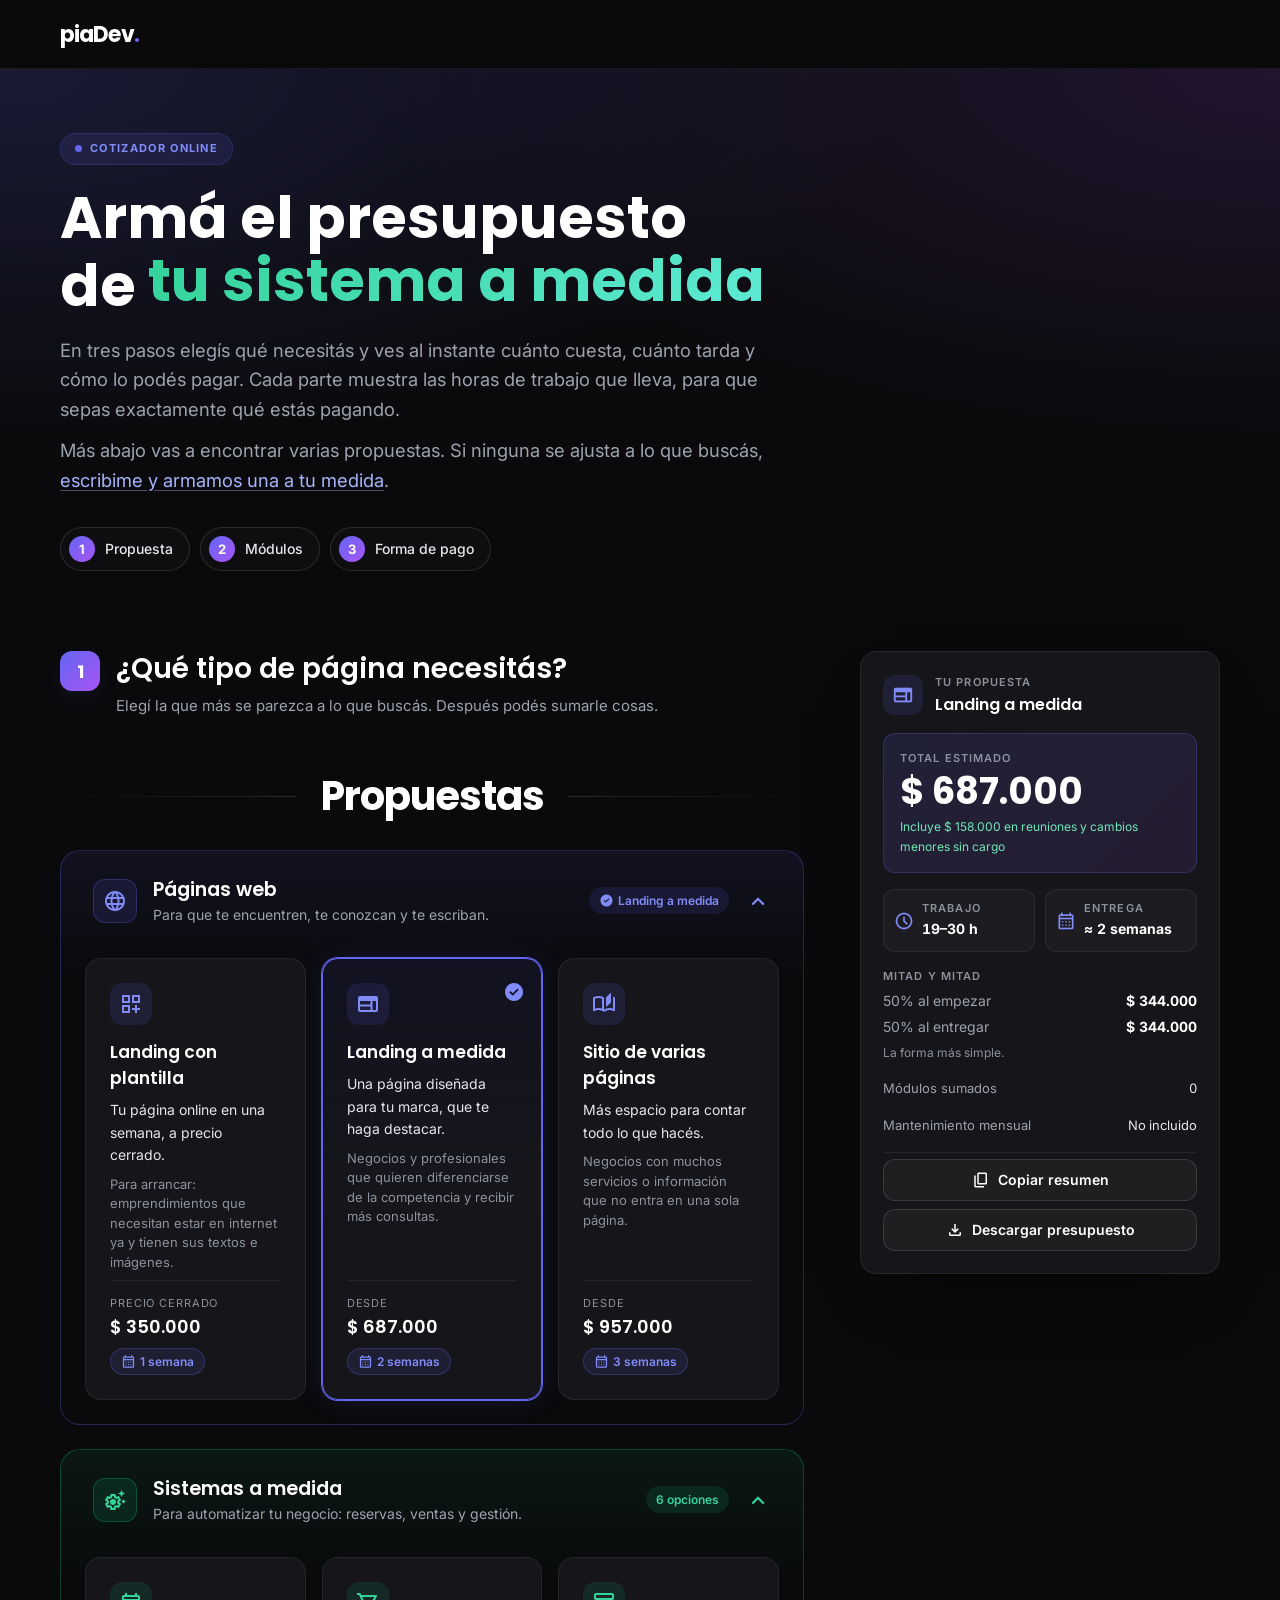
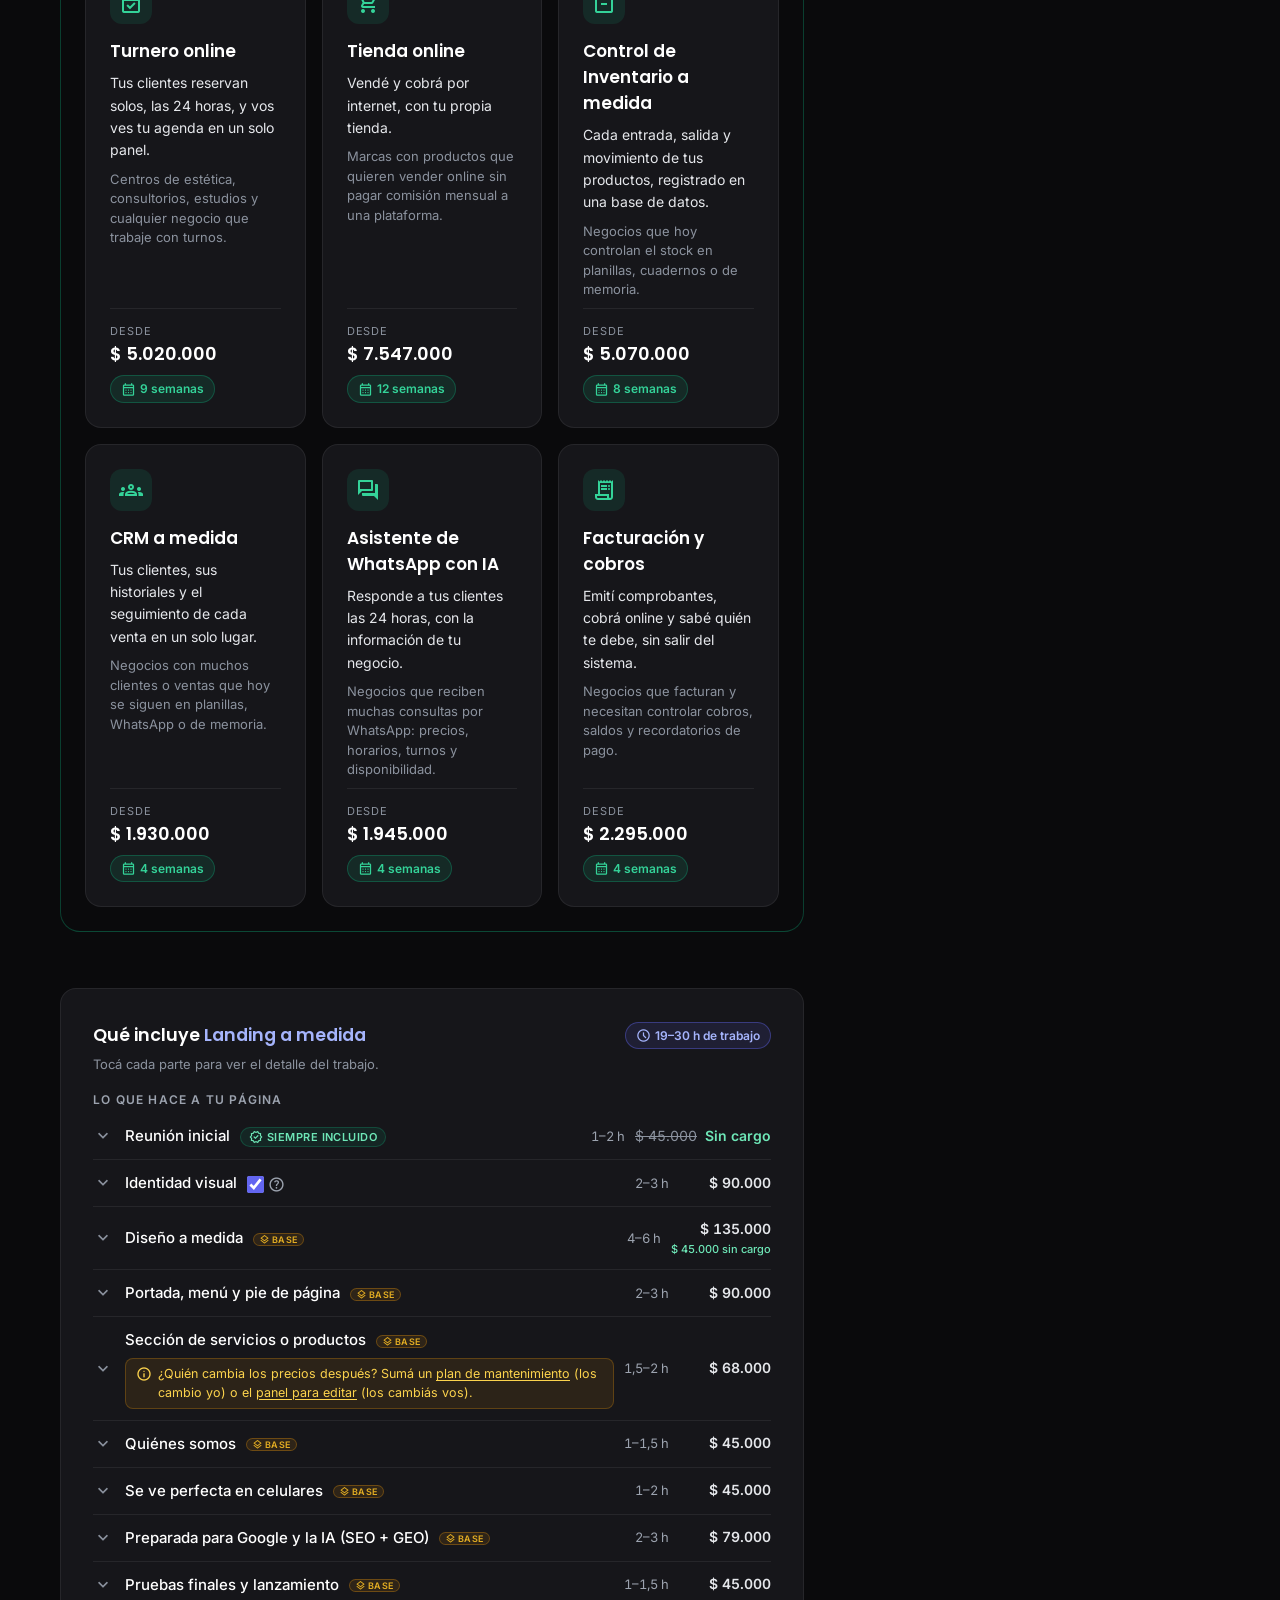
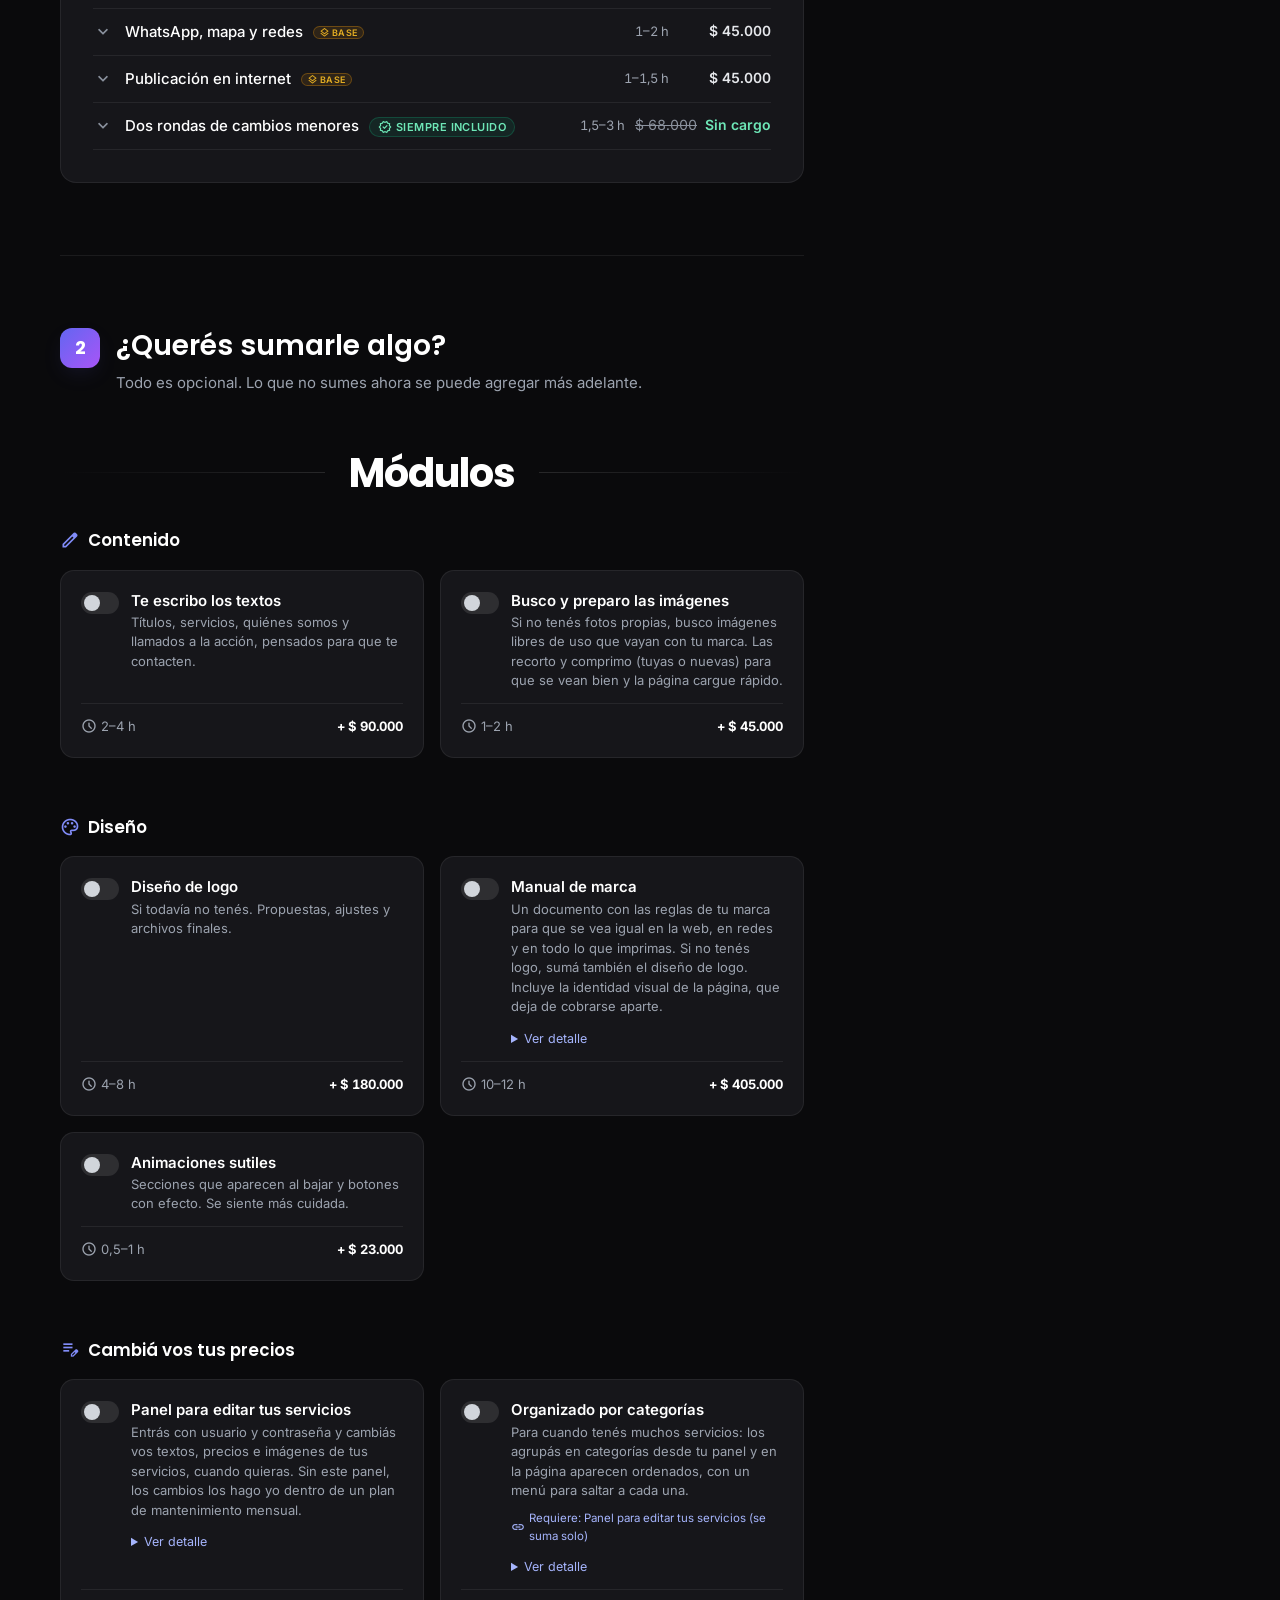
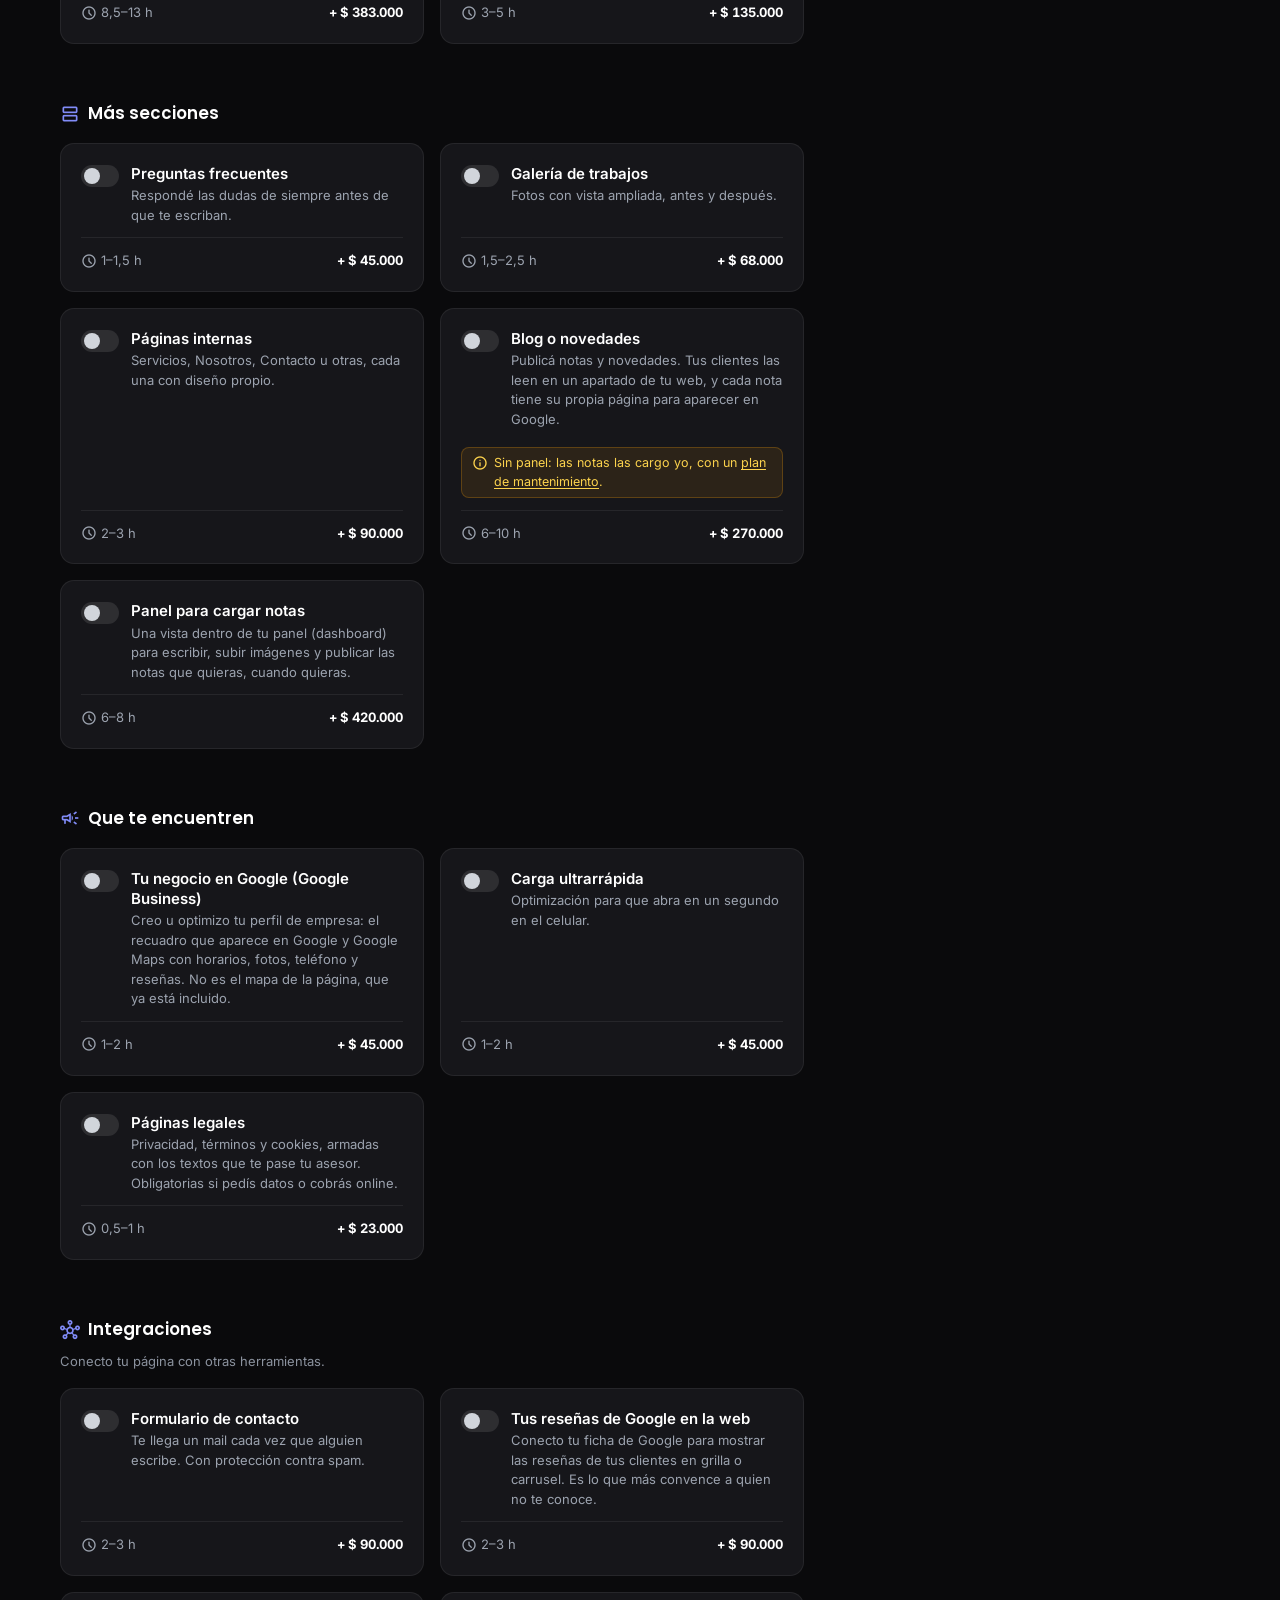
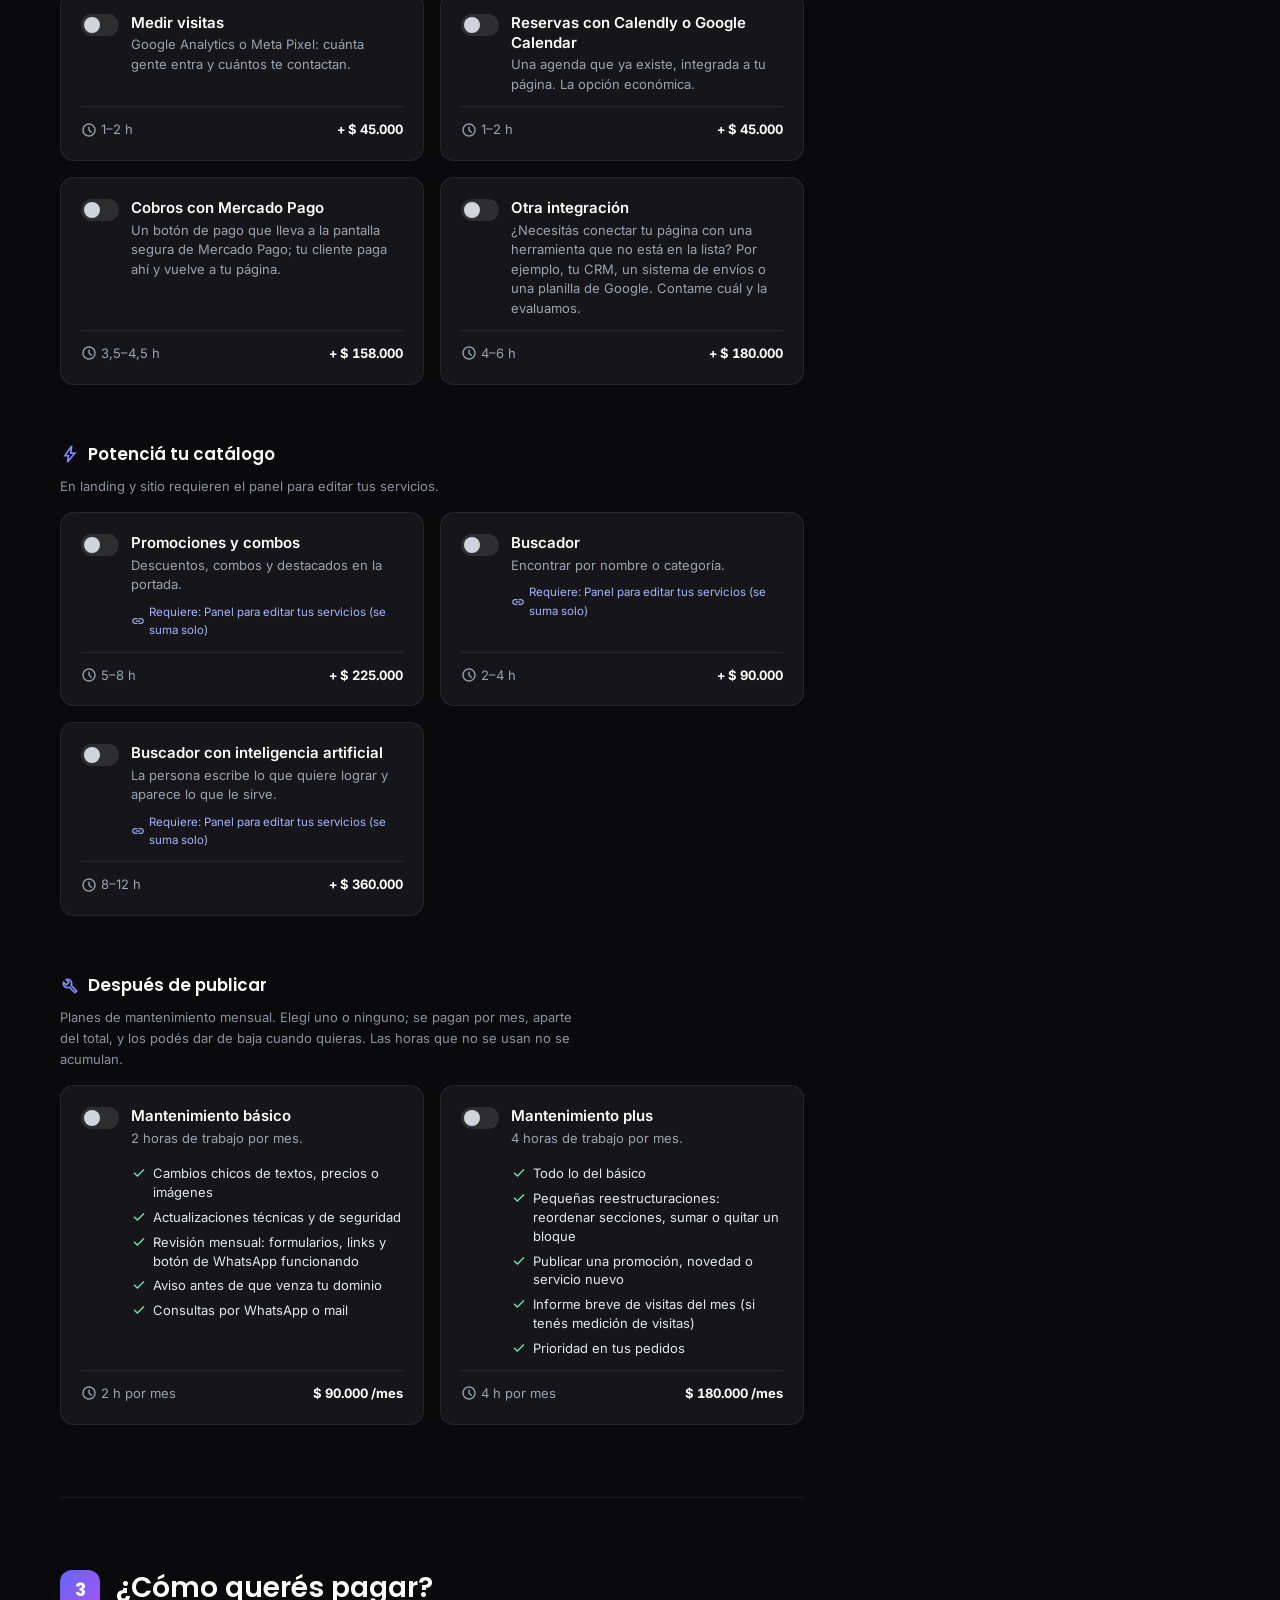
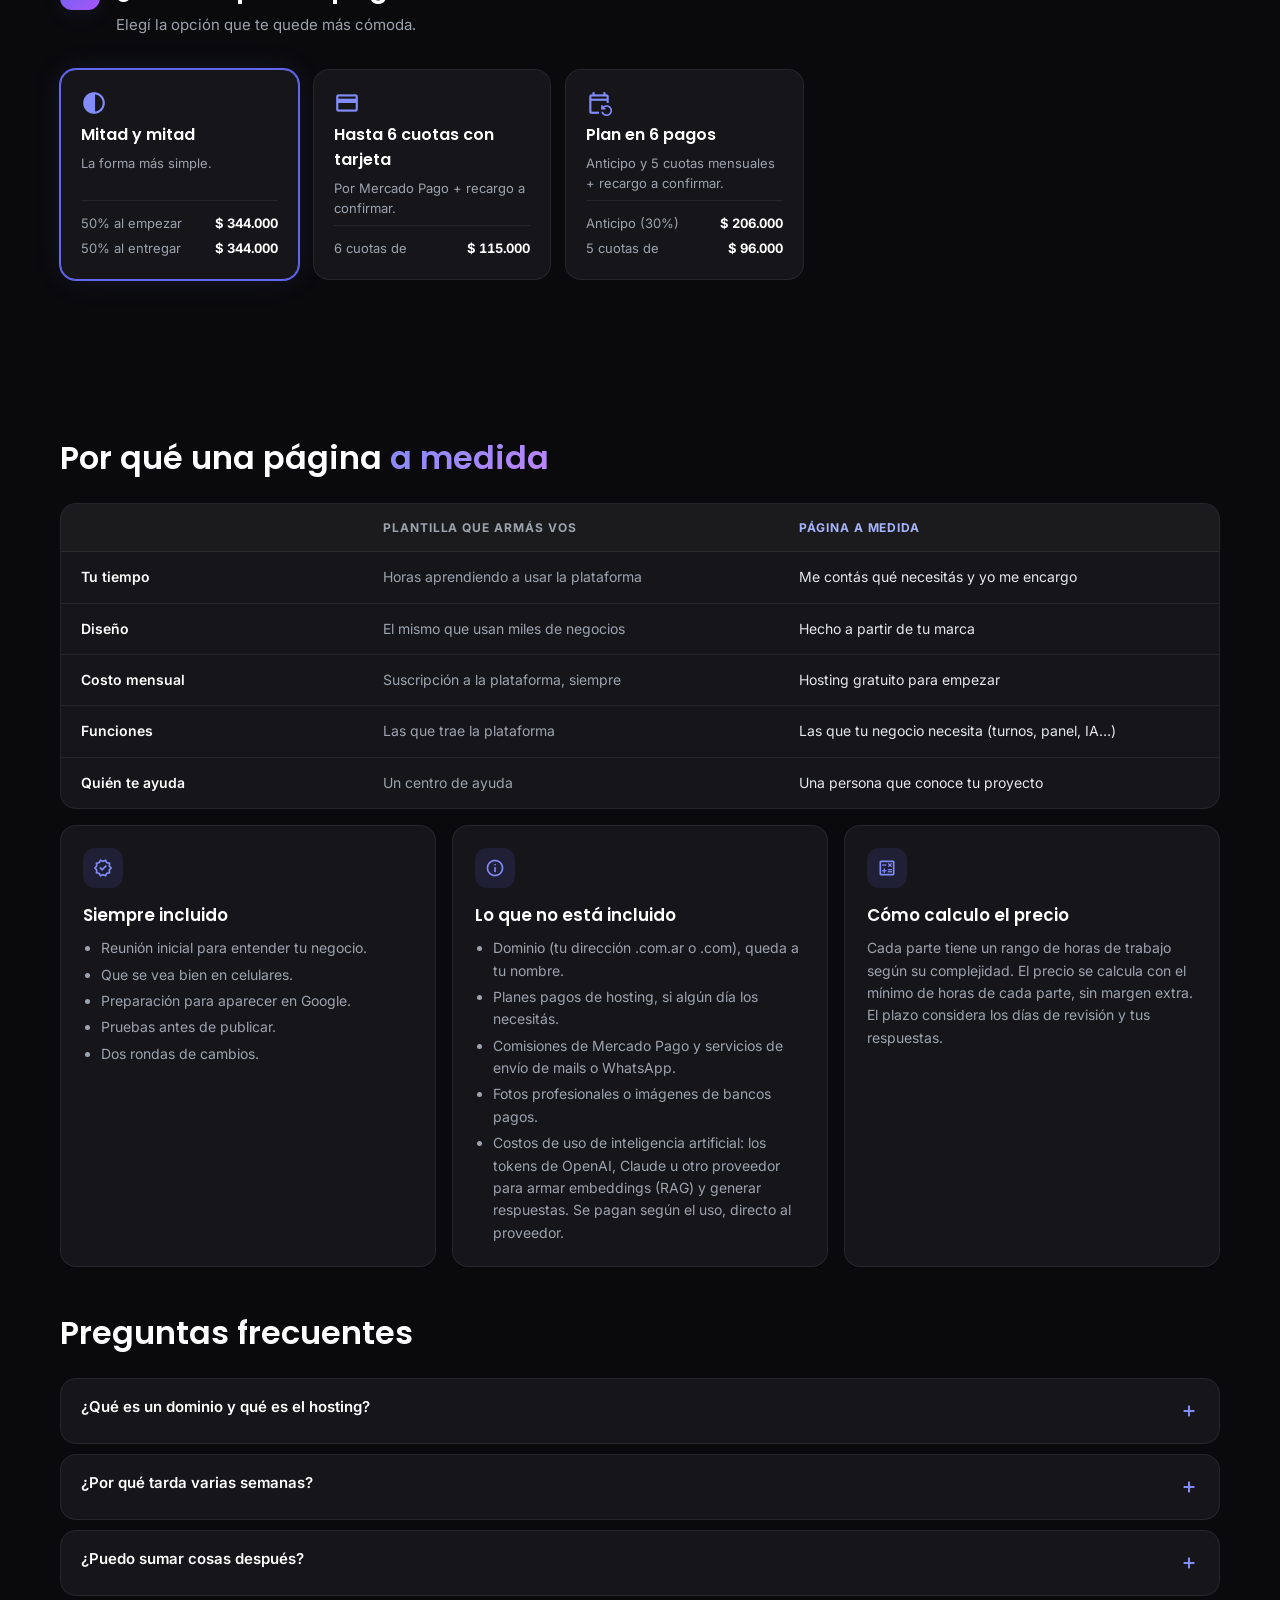
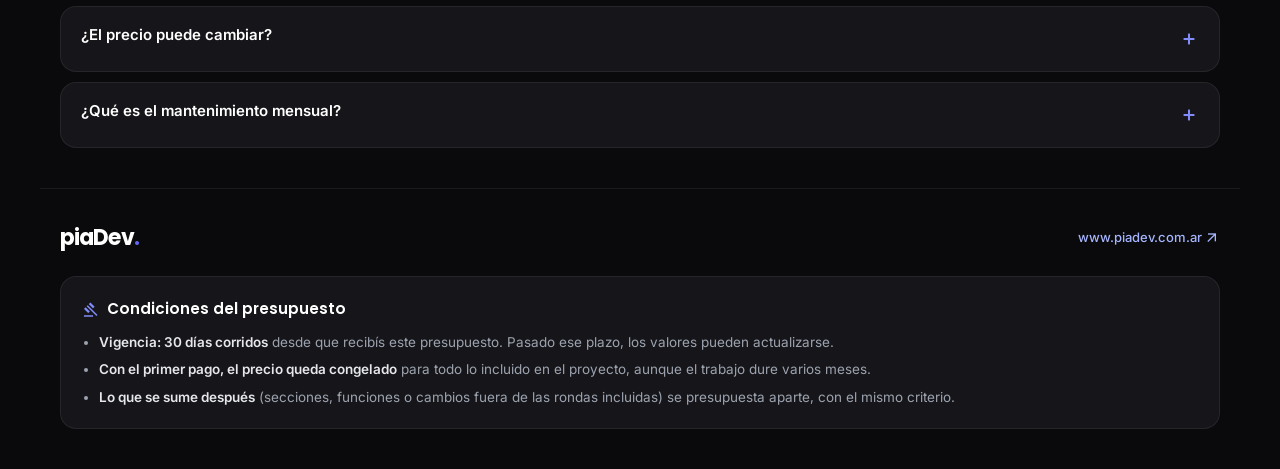
<file: index.html>
<!doctype html>
<html lang="es">
<head>
  <meta charset="utf-8">
  <meta name="viewport" content="width=device-width, initial-scale=1">
  <title>Cotizá tu digitalización · piaDev.</title>
  <meta name="description" content="Elegí qué tipo de página necesitás, sumá lo que quieras y mirá el precio, el plazo y las formas de pago al instante.">
  <meta name="theme-color" content="#0a0a0c">
  <link rel="preconnect" href="https://fonts.googleapis.com">
  <link rel="preconnect" href="https://fonts.gstatic.com" crossorigin>
  <link rel="stylesheet" href="https://fonts.googleapis.com/css2?family=Inter:wght@400;500;600&family=Poppins:wght@500;600;700&display=swap">
  <link rel="stylesheet" href="https://fonts.googleapis.com/css2?family=Material+Symbols+Outlined:opsz,wght,FILL@20..24,400,0..1&display=block">
  <link rel="icon" href="favicon.svg" type="image/svg+xml">
  <meta property="og:type" content="website">
  <meta property="og:site_name" content="piaDev.">
  <meta property="og:title" content="Cotizá tu digitalización · piaDev.">
  <meta property="og:description" content="Armá tu presupuesto web o de sistema en minutos.">
  <meta property="og:url" content="https://piaachigar.github.io/cotizador/">
  <meta property="og:image" content="https://piaachigar.github.io/cotizador/og-image.png">
  <meta property="og:image:width" content="1200">
  <meta property="og:image:height" content="630">
  <meta name="twitter:card" content="summary_large_image">
  <meta name="twitter:title" content="Cotizá tu digitalización · piaDev.">
  <meta name="twitter:description" content="Armá tu presupuesto web o de sistema en minutos.">
  <meta name="twitter:image" content="https://piaachigar.github.io/cotizador/og-image.png">
  <link rel="stylesheet" href="css/styles.css">
</head>
<body>
  <nav class="nav">
    <div class="nav-in">
      <a class="logo" id="brandLink" href="https://www.piadev.com.ar" target="_blank" rel="noopener"><span id="brand">piaDev</span><span class="dot">.</span></a>
      <a class="btn btn-ghost" id="navWa" href="#" target="_blank" rel="noopener" hidden>
        <span class="ms">chat</span> Consultame
      </a>
    </div>
  </nav>

  <header class="hero">
    <div class="hero-mesh" aria-hidden="true"></div>
    <div class="wrap">
      <span class="badge"><span class="pulse"></span>Cotizador online</span>
      <h1 id="title" aria-label="Armá el presupuesto de tu página web o tu sistema a medida">Armá el presupuesto de <span class="rot" aria-hidden="true"><span class="rot-a grad is-on">tu página web</span><span class="rot-b grad-green">tu sistema a medida</span></span></h1>
      <p class="lede">En tres pasos elegís qué necesitás y ves al instante cuánto cuesta, cuánto tarda y cómo lo podés pagar. Cada parte muestra las horas de trabajo que lleva, para que sepas exactamente qué estás pagando.</p>
      <p class="lede lede-2">Más abajo vas a encontrar varias propuestas. Si ninguna se ajusta a lo que buscás, <a id="ledeContact" href="#" target="_blank" rel="noopener">escribime y armamos una a tu medida</a>.</p>
      <ol class="steps-nav">
        <li><a href="#paso1"><b>1</b> Propuesta</a></li>
        <li><a href="#paso2"><b>2</b> Módulos</a></li>
        <li><a href="#paso3"><b>3</b> Forma de pago</a></li>
      </ol>
    </div>
  </header>

  <main class="wrap layout">
    <div class="flow">
      <section id="paso1" class="step">
        <div class="step-head">
          <span class="step-n">1</span>
          <div>
            <h2>¿Qué tipo de página necesitás?</h2>
            <p>Elegí la que más se parezca a lo que buscás. Después podés sumarle cosas.</p>
          </div>
        </div>
        <div class="block-title"><h3 id="propuestasTitle">Propuestas</h3></div>
        <div class="pkgs" id="pkgs" role="radiogroup" aria-labelledby="propuestasTitle"></div>

        <div class="card incl" id="inclCard">
          <div class="incl-head">
            <h3>Qué incluye <span id="inclName"></span></h3>
            <span class="pill" id="inclHours"></span>
          </div>
          <p class="hint">Tocá cada parte para ver el detalle del trabajo.</p>
          <div id="incl"></div>
        </div>
      </section>

      <section id="paso2" class="step">
        <div class="step-head">
          <span class="step-n">2</span>
          <div>
            <h2>¿Querés sumarle algo?</h2>
            <p>Todo es opcional. Lo que no sumes ahora se puede agregar más adelante.</p>
          </div>
        </div>
        <div class="block-title"><h3>Módulos</h3></div>
        <div id="extras"></div>
      </section>

      <section id="paso3" class="step">
        <div class="step-head">
          <span class="step-n">3</span>
          <div>
            <h2>¿Cómo querés pagar?</h2>
            <p>Elegí la opción que te quede más cómoda.</p>
          </div>
        </div>
        <div class="pays" id="pays" role="radiogroup" aria-label="Forma de pago"></div>
      </section>
    </div>

    <aside class="summary card" id="resumen" aria-label="Resumen del presupuesto">
      <div class="sum-pkg"><span class="ms" id="sIcon">web</span><div><small>Tu propuesta</small><b id="sPkg"></b></div></div>
      <div class="sum-total">
        <small>Total estimado</small>
        <div class="total" id="sTotal">$0</div>
        <div class="bonif" id="sBonif"></div>
      </div>
      <div class="sum-facts">
        <div><span class="ms">schedule</span><div><small>Trabajo</small><b id="sHours"></b></div></div>
        <div><span class="ms">calendar_month</span><div><small>Entrega</small><b id="sWeeks"></b></div></div>
      </div>
      <div class="sum-pay" id="sPay"></div>
      <div class="sum-line"><span>Módulos sumados</span><span id="sExtras">0</span></div>
      <div class="sum-line"><span>Mantenimiento mensual</span><span id="sMaint"></span></div>
      <div class="actions">
        <button class="btn btn-primary" id="waBtn" type="button" hidden><span class="ms">send</span> Enviar por WhatsApp</button>
        <button class="btn btn-ghost" id="copyBtn" type="button"><span class="ms">content_copy</span> Copiar resumen</button>
        <a class="btn btn-ghost" id="pdfLink" href="presupuesto.html" target="_blank" rel="noopener"><span class="ms">download</span> Descargar presupuesto</a>
        <button class="btn btn-ghost" id="linkBtn" type="button" hidden><span class="ms">link</span> Copiar link para el cliente</button>
      </div>
      <div class="admin" id="admin" hidden>
        <label for="clientName">Nombre del cliente (para el link)</label>
        <input id="clientName" type="text" placeholder="Ej: Estética Luna">
      </div>
      <div class="copied" id="copyMsg" role="status"></div>
      <textarea id="copyFallback" hidden readonly aria-label="Texto para copiar"></textarea>
    </aside>
  </main>

  <section class="wrap info">
    <h2 class="section-title">Por qué una página <span class="grad">a medida</span></h2>
    <div class="compare card">
      <div class="cmp-row cmp-head"><span></span><span>Plantilla que armás vos</span><span>Página a medida</span></div>
      <div class="cmp-row"><span>Tu tiempo</span><span>Horas aprendiendo a usar la plataforma</span><span>Me contás qué necesitás y yo me encargo</span></div>
      <div class="cmp-row"><span>Diseño</span><span>El mismo que usan miles de negocios</span><span>Hecho a partir de tu marca</span></div>
      <div class="cmp-row"><span>Costo mensual</span><span>Suscripción a la plataforma, siempre</span><span>Hosting gratuito para empezar</span></div>
      <div class="cmp-row"><span>Funciones</span><span>Las que trae la plataforma</span><span>Las que tu negocio necesita (turnos, panel, IA…)</span></div>
      <div class="cmp-row"><span>Quién te ayuda</span><span>Un centro de ayuda</span><span>Una persona que conoce tu proyecto</span></div>
    </div>

    <div class="info-grid">
      <div class="card">
        <span class="ms ic">verified</span>
        <h3>Siempre incluido</h3>
        <ul>
          <li>Reunión inicial para entender tu negocio.</li>
          <li>Que se vea bien en celulares.</li>
          <li>Preparación para aparecer en Google.</li>
          <li>Pruebas antes de publicar.</li>
          <li>Dos rondas de cambios.</li>
        </ul>
      </div>
      <div class="card">
        <span class="ms ic">info</span>
        <h3>Lo que no está incluido</h3>
        <ul>
          <li>Dominio (tu dirección .com.ar o .com), queda a tu nombre.</li>
          <li>Planes pagos de hosting, si algún día los necesitás.</li>
          <li>Comisiones de Mercado Pago y servicios de envío de mails o WhatsApp.</li>
          <li>Fotos profesionales o imágenes de bancos pagos.</li>
          <li>Costos de uso de inteligencia artificial: los tokens de OpenAI, Claude u otro proveedor para armar embeddings (RAG) y generar respuestas. Se pagan según el uso, directo al proveedor.</li>
        </ul>
      </div>
      <div class="card">
        <span class="ms ic">calculate</span>
        <h3>Cómo calculo el precio</h3>
        <p>Cada parte tiene un rango de horas de trabajo según su complejidad. El precio se calcula con el mínimo de horas de cada parte, sin margen extra. El plazo considera los días de revisión y tus respuestas.</p>
      </div>
    </div>

    <h2 class="section-title">Preguntas frecuentes</h2>
    <div class="faq">
      <details class="card"><summary>¿Qué es un dominio y qué es el hosting?</summary><p>El dominio es la dirección de tu página (por ejemplo, tunegocio.com.ar). El hosting es la computadora donde vive la página para que esté online todo el tiempo. El dominio se paga una vez por año y queda a tu nombre; para el hosting uso servicios con planes gratuitos que alcanzan para empezar.</p></details>
      <details class="card"><summary>¿Por qué tarda varias semanas?</summary><p>Además de programar, hay que diseñar, esperar tus comentarios, hacer los cambios y probar todo. El plazo que ves contempla esas idas y vueltas.</p></details>
      <details class="card"><summary>¿Puedo sumar cosas después?</summary><p>Sí. Podés empezar con lo básico y agregar extras cuando tu negocio lo necesite. Se presupuestan con el mismo criterio.</p></details>
      <details class="card"><summary>¿El precio puede cambiar?</summary><p>Es una estimación: después de la reunión inicial te confirmo el presupuesto final por escrito, antes de empezar. Los valores se mantienen durante 30 días corridos desde que recibís el presupuesto, y con el primer pago el precio queda congelado.</p></details>
      <details class="card"><summary>¿Qué es el mantenimiento mensual?</summary><p>Es opcional: actualizaciones, cambios chicos de contenido y revisar que todo siga funcionando bien.</p></details>
    </div>
  </section>

  <footer class="foot wrap">
    <div class="foot-top">
      <a class="logo" id="brandLink2" href="https://www.piadev.com.ar" target="_blank" rel="noopener"><span id="brand2">piaDev</span><span class="dot">.</span></a>
      <a class="foot-link" id="portfolioLink" href="https://www.piadev.com.ar" target="_blank" rel="noopener">www.piadev.com.ar <span class="ms">arrow_outward</span></a>
    </div>
    <div class="terms">
      <h3><span class="ms">gavel</span> Condiciones del presupuesto</h3>
      <ul>
        <li><b>Vigencia: <span id="vigDias">30</span> días corridos</b> desde que recibís este presupuesto. Pasado ese plazo, los valores pueden actualizarse.</li>
        <li><b>Con el primer pago, el precio queda congelado</b> para todo lo incluido en el proyecto, aunque el trabajo dure varios meses.</li>
        <li><b>Lo que se sume después</b> (secciones, funciones o cambios fuera de las rondas incluidas) se presupuesta aparte, con el mismo criterio.</li>
      </ul>
    </div>
  </footer>

  <div class="mbar" id="mbar">
    <div><small id="mPkg"></small><b id="mTotal">$0</b><small id="mWeeks"></small></div>
    <a class="btn btn-primary" href="#resumen">Ver resumen</a>
  </div>

  <script src="js/servicios.js"></script>
  <script src="js/calc.js"></script>
  <script src="js/app.js"></script>
</body>
</html>
</file>
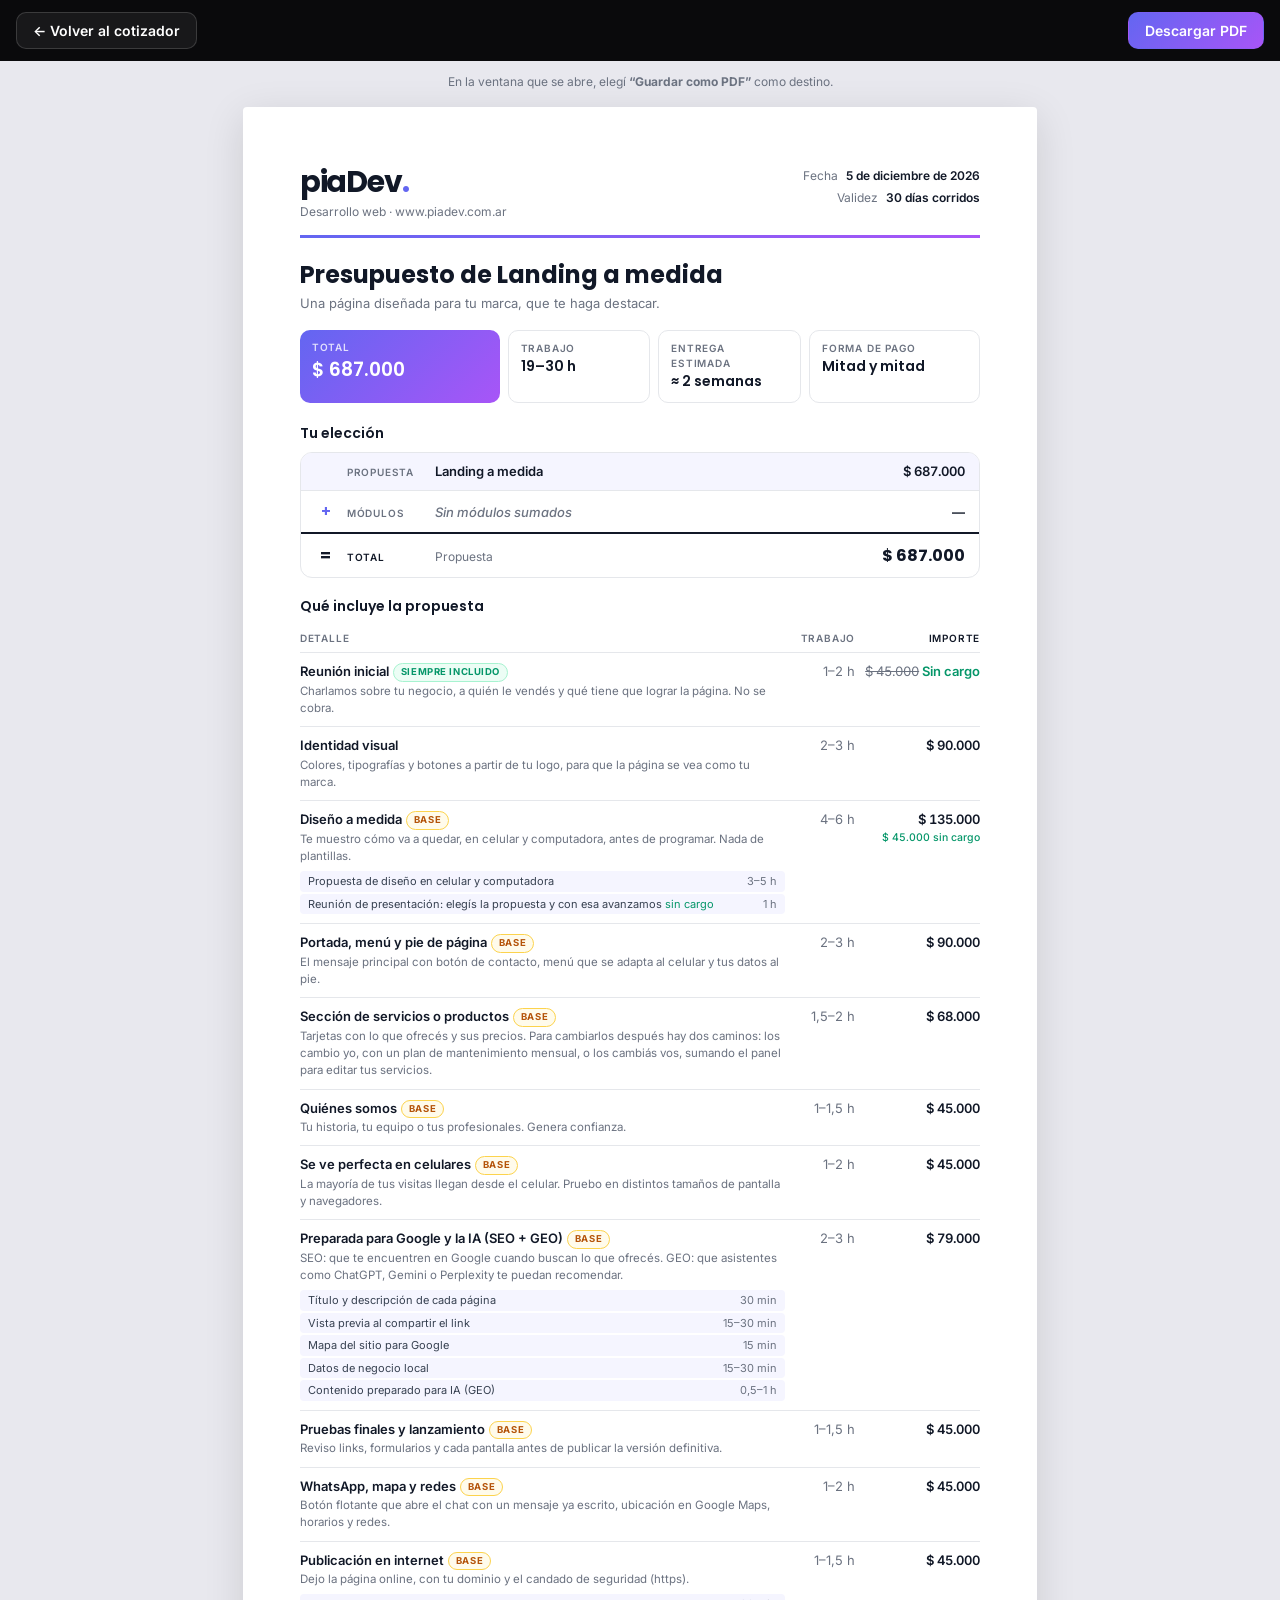
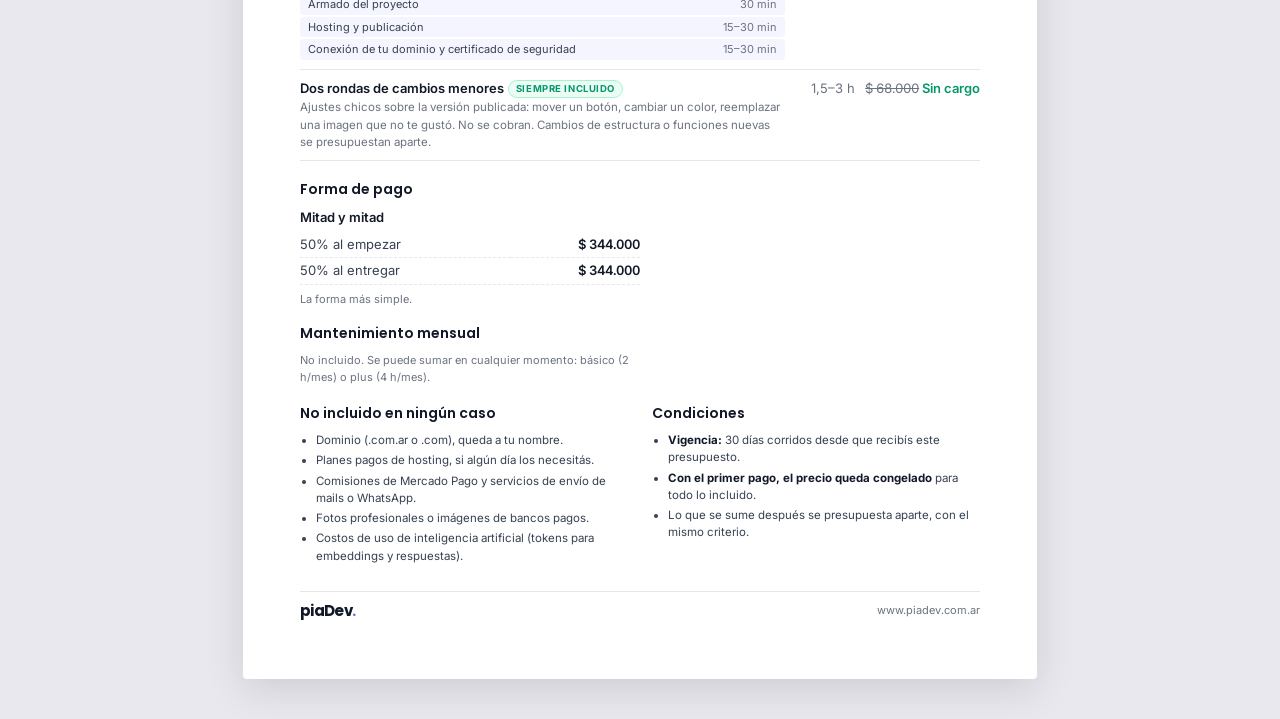
<file: presupuesto.html>
<!doctype html>
<html lang="es">
<head>
  <meta charset="utf-8">
  <meta name="viewport" content="width=device-width, initial-scale=1">
  <title>Presupuesto · piaDev</title>
  <meta name="robots" content="noindex">
  <link rel="preconnect" href="https://fonts.googleapis.com">
  <link rel="preconnect" href="https://fonts.gstatic.com" crossorigin>
  <link rel="stylesheet" href="https://fonts.googleapis.com/css2?family=Inter:wght@400;500;600;700&family=Poppins:wght@500;600;700&display=swap">
  <link rel="icon" href="favicon.svg" type="image/svg+xml">
  <link rel="stylesheet" href="css/presupuesto.css">
</head>
<body>
  <div class="toolbar">
    <a class="tb-btn" id="backLink" href="index.html">← Volver al cotizador</a>
    <button class="tb-btn tb-primary" id="printBtn" type="button">Descargar PDF</button>
  </div>
  <p class="tb-hint">En la ventana que se abre, elegí <b>“Guardar como PDF”</b> como destino.</p>

  <main class="sheet" id="sheet"></main>

  <script src="js/servicios.js"></script>
  <script src="js/calc.js"></script>
  <script src="js/presupuesto.js"></script>
</body>
</html>
</file>
<file: css/styles.css>
/* Paleta y tipografías de la marca piaDev */
:root {
  --bg: #0a0a0c;
  --card: #16161a;
  --card-2: #1c1c22;
  --line: rgba(255, 255, 255, 0.07);
  --line-2: rgba(255, 255, 255, 0.12);
  --fg: #e5e7eb;
  --white: #ffffff;
  --muted: #9ca3af;
  --dim: #8b929e;
  --primary: #6366f1;
  --secondary: #a855f7;
  --primary-soft: rgba(99, 102, 241, 0.12);
  --glow: rgba(99, 102, 241, 0.22);
  --grad: linear-gradient(135deg, #6366f1 0%, #a855f7 100%);
  --grad-text: linear-gradient(135deg, #818cf8 0%, #c084fc 100%);
  --f-head: "Poppins", system-ui, sans-serif;
  --f-body: "Inter", system-ui, sans-serif;
  --r: 16px;
  /* Escala de espacio (base 4): tight dentro de grupos, generoso entre grupos, máximo entre pasos */
  --s-2: 8px; --s-3: 12px; --s-4: 16px; --s-5: 20px; --s-6: 24px; --s-8: 32px; --s-10: 40px; --s-14: 56px; --s-18: 72px; --s-28: 112px;
  /* Tono de acento de los módulos: índigo por defecto, verde con propuestas de sistemas */
  --c: #6366f1; --c-light: #818cf8; --c-lighter: #a5b4fc; --c-soft: rgba(99, 102, 241, 0.12); --c-line: rgba(99, 102, 241, 0.4); --c-on: rgba(99, 102, 241, 0.7); --c-tint: rgba(99, 102, 241, 0.08); --c-grad: linear-gradient(135deg, #6366f1 0%, #a855f7 100%);
  color-scheme: dark;
}
* { box-sizing: border-box; }
[hidden] { display: none !important; }
html { scroll-behavior: smooth; scroll-padding-top: 90px; }
body { margin: 0; background: var(--bg); color: var(--fg); font: 15px/1.6 var(--f-body); -webkit-font-smoothing: antialiased; }
h1, h2, h3, h4 { font-family: var(--f-head); color: var(--white); margin: 0; text-wrap: balance; }
p { margin: 0; }
.wrap { max-width: 1200px; margin: 0 auto; padding-inline: 20px; }
.grad { background: var(--grad-text); -webkit-background-clip: text; background-clip: text; -webkit-text-fill-color: transparent; }
/* Título que alterna: las dos frases ocupan la misma celda, así la línea no salta */
.rot { display: inline-grid; justify-items: start; vertical-align: bottom; }
.rot > span { grid-area: 1 / 1; padding-bottom: .08em; opacity: 0; transform: translateY(.42em); filter: blur(8px);
  transition: opacity .45s cubic-bezier(.16, 1, .3, 1), transform .7s cubic-bezier(.16, 1, .3, 1), filter .55s cubic-bezier(.16, 1, .3, 1); }
.rot > span.is-on { opacity: 1; transform: none; filter: none; }
.rot > span.is-out { opacity: 0; transform: translateY(-.32em); filter: blur(6px); transition-duration: .3s, .4s, .3s; }
.grad-green { background: linear-gradient(135deg, #34d399 0%, #5eead4 100%); -webkit-background-clip: text; background-clip: text; -webkit-text-fill-color: transparent; }

/* Títulos de bloque: Propuestas / Módulos */
.block-title { display: grid; grid-template-columns: 1fr auto 1fr; align-items: center; gap: var(--s-6); margin: var(--s-14) 0 var(--s-8); }
.block-title h3 { font: 700 clamp(1.9rem, 3.6vw, 2.5rem)/1.1 var(--f-head); letter-spacing: -0.025em; color: var(--white); text-align: center; }
.block-title::before, .block-title::after { content: ""; height: 1px; background: linear-gradient(90deg, transparent, var(--line-2)); }
.block-title::after { background: linear-gradient(90deg, var(--line-2), transparent); }

.ms { font-family: "Material Symbols Outlined"; font-weight: normal; font-style: normal; font-size: 20px; line-height: 1; display: inline-block; vertical-align: middle; -webkit-font-smoothing: antialiased; font-variation-settings: "FILL" 0, "wght" 400, "opsz" 24; flex: none; letter-spacing: normal; text-transform: none; white-space: nowrap; word-wrap: normal; font-feature-settings: "liga"; }
.card { background: var(--card); border: 1px solid var(--line); border-radius: var(--r); }
.pill { display: inline-flex; align-items: center; gap: 4px; font-size: 12px; font-weight: 600; color: var(--c-lighter); background: var(--c-soft); border: 1px solid var(--c-line); padding: 3px 10px; border-radius: 99px; white-space: nowrap; }
.pill .ms { font-size: 15px; }

/* Botones */
.btn { display: inline-flex; align-items: center; justify-content: center; gap: 8px; font: 600 14px var(--f-body); padding: 11px 18px; border-radius: 12px; border: 1px solid transparent; cursor: pointer; text-decoration: none; transition: opacity .2s, background .2s, border-color .2s, transform .2s; }
.btn .ms { font-size: 18px; }
.btn-primary { background: var(--grad); color: #fff; box-shadow: 0 10px 30px -10px rgba(99, 102, 241, 0.5); }
.btn-primary:hover { opacity: .92; }
.btn-ghost { background: rgba(255, 255, 255, 0.04); color: var(--white); border-color: var(--line-2); }
.btn-ghost:hover { background: rgba(255, 255, 255, 0.08); }
:focus-visible { outline: 2px solid var(--primary); outline-offset: 2px; }

/* Nav */
.nav { position: sticky; top: 0; z-index: 50; background: rgba(10, 10, 12, 0.8); backdrop-filter: blur(12px); -webkit-backdrop-filter: blur(12px); border-bottom: 1px solid var(--line); }
.nav-in { max-width: 1200px; margin: 0 auto; padding: 0 20px; height: 68px; display: flex; align-items: center; justify-content: space-between; }
.logo { font: 700 22px var(--f-head); color: var(--white); letter-spacing: -0.04em; text-decoration: none; }
.logo .dot { color: var(--primary); }
.nav .btn { padding: 8px 14px; border-radius: 99px; }

/* Hero */
.hero { position: relative; padding: 64px 0 40px; overflow: hidden; }
.hero-mesh { position: absolute; inset: 0; z-index: -1; background-image: radial-gradient(at 0% 0%, rgba(99, 102, 241, 0.18) 0, transparent 50%), radial-gradient(at 100% 0%, rgba(168, 85, 247, 0.15) 0, transparent 50%); }
.badge { display: inline-flex; align-items: center; gap: 8px; padding: 6px 14px; border-radius: 99px; background: var(--primary-soft); color: #818cf8; border: 1px solid rgba(99, 102, 241, 0.2); font-size: 11px; font-weight: 700; letter-spacing: 0.12em; text-transform: uppercase; }
.pulse { width: 7px; height: 7px; border-radius: 50%; background: var(--primary); animation: pulse 2s infinite; }
@keyframes pulse { 50% { opacity: .35; } }
.hero h1 { font-size: clamp(2rem, 5.5vw, 3.6rem); line-height: 1.1; font-weight: 700; margin: 22px 0 18px; max-width: 16em; text-wrap: balance; }
.lede-2 { margin-top: 12px; }
.lede a { color: #a5b4fc; text-decoration: underline; text-underline-offset: 3px; text-decoration-color: rgba(165, 180, 252, 0.4); }
.lede a:hover { color: #c7d2fe; text-decoration-color: currentColor; }
.lede { font-size: clamp(1rem, 1.6vw, 1.15rem); color: var(--muted); max-width: 62ch; font-weight: 400; }
.steps-nav { list-style: none; padding: 0; margin: 32px 0 0; display: flex; flex-wrap: wrap; gap: 10px; }
.steps-nav a { display: inline-flex; align-items: center; gap: 10px; padding: 8px 16px 8px 8px; border-radius: 99px; border: 1px solid var(--line-2); color: var(--fg); text-decoration: none; font-size: 14px; font-weight: 500; background: rgba(255, 255, 255, 0.02); }
.steps-nav a:hover { border-color: var(--primary); }
.steps-nav b { width: 26px; height: 26px; display: grid; place-items: center; border-radius: 50%; background: var(--grad); color: #fff; font-size: 13px; }

/* Layout */
.layout { display: grid; grid-template-columns: minmax(0, 1fr) 360px; gap: var(--s-14); align-items: start; padding-bottom: var(--s-18); }
.step { padding-top: var(--s-10); }
.step + .step { margin-top: var(--s-18); padding-top: var(--s-18); border-top: 1px solid var(--line); }
.step-head { display: flex; gap: var(--s-4); align-items: flex-start; }
.step-n { flex: none; width: 40px; height: 40px; border-radius: 12px; display: grid; place-items: center; background: var(--grad); color: #fff; font: 700 18px var(--f-head); box-shadow: 0 8px 24px -8px var(--glow); }
.step-head h2 { font-size: clamp(1.35rem, 2.6vw, 1.75rem); font-weight: 600; line-height: 1.25; }
.step-head p { color: var(--muted); margin-top: var(--s-2); }
/* Paso 3 no tiene título de bloque: separa la cabecera del contenido */
#paso3 .step-head { margin-bottom: var(--s-8); }

/* Paso 1: paquetes */
.pkgs { display: grid; gap: var(--s-6); }
/* Cada grupo tiene su color: web = índigo, sistemas = verde */
.mk { --c: #6366f1; --c-light: #818cf8; --c-soft: rgba(99, 102, 241, 0.12); --c-line: rgba(99, 102, 241, 0.28); --c-glow: rgba(99, 102, 241, 0.22); --c-tint: rgba(99, 102, 241, 0.09);
  border-radius: 20px; border: 1px solid var(--c-line); background: linear-gradient(180deg, var(--c-tint), transparent 140px); padding: 0 var(--s-6); }
.mk-sistemas { --c: #10b981; --c-light: #34d399; --c-soft: rgba(16, 185, 129, 0.12); --c-line: rgba(16, 185, 129, 0.3); --c-glow: rgba(16, 185, 129, 0.22); --c-tint: rgba(16, 185, 129, 0.08); }
.mk-head { list-style: none; display: flex; align-items: center; gap: var(--s-4); padding: var(--s-6) var(--s-2); cursor: pointer; }
.mk-head::-webkit-details-marker { display: none; }
.mk-ic { flex: none; width: 44px; height: 44px; border-radius: 12px; display: grid; place-items: center; background: var(--c-soft); color: var(--c-light); border: 1px solid var(--c-line); }
.mk-ic .ms { font-size: 24px; }
.mk-text { display: flex; flex-direction: column; min-width: 0; flex: 1; }
.mk-title { font: 600 1.2rem var(--f-head); color: var(--white); }
.mk-desc { color: var(--muted); font-size: 14px; }
.mk-count, .mk-sel { flex: none; font-size: 12px; font-weight: 600; padding: 4px 10px; border-radius: 99px; color: var(--c-light); background: var(--c-soft); display: inline-flex; align-items: center; gap: 4px; }
.mk-sel .ms { font-size: 15px; font-variation-settings: "FILL" 1; }
.mk-chev { color: var(--c-light); font-size: 26px; transition: transform .2s; }
.mk[open] .mk-chev { transform: rotate(180deg); }
.mk-head:hover .mk-title { color: var(--c-light); }
.pkg-grid { display: grid; grid-template-columns: repeat(auto-fill, minmax(220px, 1fr)); gap: var(--s-4); padding: var(--s-2) 0 var(--s-6); }
.pkg { position: relative; display: flex; flex-direction: column; gap: var(--s-2); padding: var(--s-6); border-radius: var(--r); background: var(--card); border: 1px solid var(--line); cursor: pointer; transition: border-color .25s, box-shadow .25s, transform .25s; }
.pkg:hover { border-color: var(--c-line); transform: translateY(-2px); }
.pkg input { position: absolute; opacity: 0; pointer-events: none; }
.pkg:has(input:focus-visible) { outline: 2px solid var(--c); outline-offset: 2px; }
.pkg.on { border-color: var(--c); box-shadow: 0 0 0 1px var(--c), 0 0 32px -6px var(--c-glow); background: linear-gradient(180deg, var(--c-tint), var(--card) 60%); }
.pkg.on::after { content: "check_circle"; font-family: "Material Symbols Outlined"; font-variation-settings: "FILL" 1; position: absolute; top: 16px; right: 16px; font-size: 22px; color: var(--c-light); }
.pkg-ic { width: 42px; height: 42px; border-radius: 12px; display: grid; place-items: center; background: var(--c-soft); color: var(--c-light); margin-bottom: 6px; }
.pkg-ic .ms { font-size: 24px; }
.pkg-name { font: 600 17px var(--f-head); color: var(--white); }
.pkg-tag { color: var(--fg); font-size: 14px; }
.pkg-ideal { color: var(--dim); font-size: 13px; line-height: 1.5; }
.pkg-foot { margin-top: auto; padding-top: 14px; border-top: 1px solid var(--line); display: flex; justify-content: space-between; align-items: flex-end; gap: 8px; flex-wrap: wrap; }
.pkg-foot small { display: block; color: var(--dim); font-size: 11px; text-transform: uppercase; letter-spacing: .08em; }
.pkg-foot b { font: 600 18px var(--f-head); color: var(--white); font-variant-numeric: tabular-nums; }
.pkg .pill { color: var(--c-light); background: var(--c-soft); border-color: var(--c-line); }

/* Qué incluye */
.incl { margin-top: var(--s-14); padding: var(--s-8); }
.incl-head { display: flex; justify-content: space-between; align-items: center; gap: 12px; flex-wrap: wrap; }
.incl-head h3 { font-size: 1.1rem; font-weight: 600; }
.incl-head h3 span { color: var(--c-lighter); }
.hint { color: var(--dim); font-size: 13px; margin-top: 4px; }
.mod-group { margin-top: 18px; }
.mod-group h4 { font: 600 12px var(--f-body); text-transform: uppercase; letter-spacing: .1em; color: var(--muted); display: flex; flex-wrap: nowrap; align-items: center; gap: 6px; margin-bottom: 6px; white-space: nowrap; }
.mod-group h4 .ms { font-size: 16px; color: var(--c-light); }
.mod { border-bottom: 1px solid var(--line); }
.mod summary { list-style: none; display: grid; grid-template-columns: 22px minmax(0, 1fr) auto auto; gap: 10px; align-items: center; padding: 11px 0; cursor: pointer; }
.mod summary::-webkit-details-marker { display: none; }
.mod .chev { color: var(--dim); transition: transform .2s; }
.mod[open] .chev { transform: rotate(180deg); color: var(--c-light); }
.mod-name { font-weight: 500; color: var(--white); }
.dep { display: flex; gap: 6px; align-items: flex-start; margin-top: 6px; font-size: 12.5px; font-weight: 400; line-height: 1.45; padding: 6px 10px; border-radius: 8px; width: fit-content; max-width: 100%; }
.dep .ms { font-size: 16px; margin-top: 1px; }
.dep.warn { color: #fcd34d; background: rgba(245, 158, 11, 0.1); border: 1px solid rgba(245, 158, 11, 0.25); }
.dep.ok { color: #6ee7b7; background: rgba(16, 185, 129, 0.08); }
.dep a { color: inherit; text-decoration: underline; text-underline-offset: 2px; }
.mod-name em { font-style: normal; color: var(--c-lighter); }
.mod-h { color: var(--muted); font-size: 13px; white-space: nowrap; font-variant-numeric: tabular-nums; }
.mod-p { color: var(--fg); font-weight: 600; font-size: 14px; white-space: nowrap; font-variant-numeric: tabular-nums; min-width: 92px; text-align: right; }
.mod-body { padding: 0 0 14px 32px; color: var(--muted); font-size: 14px; }
.det { list-style: none; padding: 0; margin: 10px 0 0; display: grid; gap: 4px; }
.det li { display: flex; justify-content: space-between; gap: 12px; font-size: 13px; padding: 6px 10px; background: rgba(255, 255, 255, 0.025); border-radius: 8px; }
.det li > span:last-child { color: var(--c-lighter); white-space: nowrap; font-variant-numeric: tabular-nums; flex: none; }
.qty { display: inline-flex; align-items: center; gap: 6px; margin-top: 10px; font-size: 13px; color: var(--muted); }
.qty label { margin-right: 4px; }
.qty input { width: 48px; text-align: center; font: 600 14px var(--f-body); padding: 5px; border: 1px solid var(--line-2); border-radius: 8px; background: var(--bg); color: var(--white); -moz-appearance: textfield; }
.qty input::-webkit-inner-spin-button { -webkit-appearance: none; }
.qbtn { width: 30px; height: 30px; border-radius: 8px; border: 1px solid var(--line-2); background: rgba(255, 255, 255, 0.04); color: var(--white); font-size: 16px; cursor: pointer; }
.qbtn:hover { border-color: var(--primary); }

/* Sin cargo / opcional */
/* "Siempre incluido": pastilla en escritorio, solo ícono en celular (el texto va en el tooltip) */
.always { position: relative; display: inline-flex; align-items: center; gap: 4px; margin-left: 10px; vertical-align: middle; font: 600 11px var(--f-body); letter-spacing: .04em; text-transform: uppercase; color: #6ee7b7; background: rgba(16, 185, 129, 0.1); border: 1px solid rgba(16, 185, 129, 0.25); padding: 2px 8px; border-radius: 99px; cursor: help; }
.always .ms { font-size: 14px; }
.always-tip { display: none; }
.always.is-base { font: 600 9px var(--f-body); letter-spacing: .05em; padding: 0 5px; gap: 2px; opacity: .9; }
.always.is-base .ms { font-size: 11px; }
.ok-txt { display: flex; align-items: flex-start; gap: 6px; color: #6ee7b7; font-size: 13.5px; margin: 8px 0 10px; }
.ok-txt .ms { font-size: 17px; margin-top: 1px; }
.always.is-base { color: #fbbf24; background: rgba(245, 158, 11, 0.12); border-color: rgba(245, 158, 11, 0.35); }
.always.is-base:focus-visible { outline-color: #fbbf24; }
.always:focus-visible { outline: 2px solid #34d399; outline-offset: 2px; }
.always-tip { position: absolute; z-index: 20; bottom: calc(100% + 8px); left: 50%; transform: translateX(-50%); padding: 6px 10px; border-radius: 8px; background: #26262e; border: 1px solid var(--line-2); color: var(--fg); font: 500 12px var(--f-body); text-transform: none; letter-spacing: normal; white-space: nowrap; box-shadow: 0 10px 30px rgba(0, 0, 0, .5); }
@media (max-width: 600px) {
  .always { padding: 2px 4px; margin-left: 6px; }
  .always-txt { display: none; }
  .always-tip { display: block; opacity: 0; visibility: hidden; transition: opacity .15s; pointer-events: none; }
  .always:hover .always-tip, .always:focus .always-tip, .always:focus-within .always-tip { opacity: 1; visibility: visible; }
}
.mod-p small { display: block; font-size: 11px; font-weight: 500; color: #6ee7b7; }
.mod-free { color: #6ee7b7; }
.mod-inc { color: var(--muted); font-weight: 500; }
.no-incl { display: flex; gap: 8px; align-items: flex-start; margin-top: 16px; padding: 12px 14px; border-radius: 10px; background: rgba(255, 255, 255, 0.025); border: 1px solid var(--line); color: var(--muted); font-size: 13px; }
.no-incl .ms { color: #818cf8; font-size: 18px; }
.no-incl b { color: var(--fg); }
.mod-free s { color: var(--dim); font-weight: 400; margin-right: 4px; }
.mod-off { color: var(--dim); font-weight: 500; font-style: italic; }
.mod.off .mod-name, .mod.off .mod-h { color: var(--dim); }
.mod.off .mod-h { text-decoration: line-through; }
.det-t { display: block; }
.det-info { display: block; color: var(--dim); font-size: 12px; margin-top: 1px; }
.det li > span:first-child { min-width: 0; flex: 1; overflow-wrap: anywhere; }
.det-h { display: flex; flex-direction: column; align-items: flex-end; }
.free-tag { color: #6ee7b7; font-size: 11px; }
.opt { display: inline-flex; align-items: center; gap: 4px; margin-left: 10px; vertical-align: middle; }
.opt input { width: 17px; height: 17px; margin: 0; accent-color: var(--c); cursor: pointer; }
.tip { position: relative; display: inline-grid; place-items: center; color: var(--muted); cursor: help; border-radius: 50%; }
.tip .ms { font-size: 17px; }
.tip:hover, .tip:focus-visible { color: var(--c-lighter); }
.tip-txt { position: absolute; z-index: 20; bottom: calc(100% + 8px); left: 50%; transform: translateX(-50%); width: min(260px, 70vw); padding: 10px 12px; border-radius: 10px; background: #26262e; border: 1px solid var(--line-2); color: var(--fg); font: 400 12.5px/1.45 var(--f-body); text-transform: none; letter-spacing: normal; box-shadow: 0 10px 30px rgba(0, 0, 0, .5); opacity: 0; visibility: hidden; transition: opacity .15s; pointer-events: none; white-space: normal; }
.tip:hover .tip-txt, .tip:focus .tip-txt, .tip:focus-within .tip-txt { opacity: 1; visibility: visible; }
.bonif { color: #6ee7b7; font-size: 12px; margin-top: 4px; }
.bonif:empty { display: none; }

/* Con una propuesta de sistemas, "Qué incluye" y los módulos toman el verde */
[data-tone="sistemas"] { --c: #10b981; --c-light: #34d399; --c-lighter: #6ee7b7; --c-soft: rgba(16, 185, 129, 0.12); --c-line: rgba(16, 185, 129, 0.4); --c-on: rgba(16, 185, 129, 0.7); --c-tint: rgba(16, 185, 129, 0.08); --c-grad: linear-gradient(135deg, #10b981 0%, #2dd4bf 100%); }

/* Paso 2: extras */
.xgroup + .xgroup { margin-top: var(--s-14); }
.xgroup { scroll-margin-top: 90px; }
.xgroup h3 { font-size: 1.05rem; font-weight: 600; display: flex; align-items: center; gap: var(--s-2); margin-bottom: var(--s-4); }
.xgroup h3 .ms { color: var(--c-light); }
.mant-list { list-style: none; margin: 4px 0 0; padding: 0 0 0 50px; display: grid; gap: 6px; }
.mant-list li { display: flex; gap: 6px; align-items: flex-start; font-size: 13px; color: var(--fg); line-height: 1.45; }
.mant-list .ms { font-size: 16px; color: #6ee7b7; margin-top: 1px; }
.xnote { color: var(--dim); font-size: 13px; margin: calc(var(--s-2) * -1) 0 var(--s-4); max-width: 65ch; }
.xgrid { display: grid; grid-template-columns: repeat(auto-fill, minmax(260px, 1fr)); gap: var(--s-4); }
.x { display: flex; flex-direction: column; gap: var(--s-3); padding: var(--s-5); border-radius: 14px; background: var(--card); border: 1px solid var(--line); transition: border-color .2s, background .2s; }
.x:hover { border-color: var(--c-line); }
.x.on { border-color: var(--c-on); background: linear-gradient(180deg, var(--c-tint), var(--card)); }
.x-main { display: flex; gap: 12px; cursor: pointer; align-items: flex-start; }
.x-main input { position: absolute; opacity: 0; pointer-events: none; }
.switch { flex: none; width: 38px; height: 22px; border-radius: 99px; background: rgba(255, 255, 255, 0.1); position: relative; transition: background .2s; margin-top: 1px; }
.switch::after { content: ""; position: absolute; top: 3px; left: 3px; width: 16px; height: 16px; border-radius: 50%; background: #d1d5db; transition: transform .2s, background .2s; }
.x-main input:checked + .switch { background: var(--c-grad); }
.x-main input:checked + .switch::after { transform: translateX(16px); background: #fff; }
.x-main input:focus-visible + .switch { outline: 2px solid var(--c); outline-offset: 2px; }
.x-text { display: flex; flex-direction: column; gap: 2px; min-width: 0; }
.x-name { font-weight: 600; color: var(--white); line-height: 1.35; }
.x-desc { color: var(--muted); font-size: 13px; line-height: 1.5; }
.x-req { display: inline-flex; align-items: center; gap: 4px; margin-top: 6px; font-size: 11.5px; color: var(--c-lighter); }
.x-req .ms { font-size: 14px; }
.x-det summary { font-size: 12.5px; color: var(--c-lighter); cursor: pointer; padding-left: 50px; }
.x-det { min-width: 0; }
.x-det .det { margin-left: 0; }
.x .qty { padding-left: 50px; margin-top: 0; }
.x-foot { margin-top: auto; display: flex; justify-content: space-between; align-items: center; padding-top: var(--s-3); border-top: 1px solid var(--line); font-size: 13px; color: var(--muted); }
.x-foot span { display: inline-flex; align-items: center; gap: 4px; }
.x-foot .ms { font-size: 16px; }
.x-foot b { color: var(--white); font-variant-numeric: tabular-nums; }

/* Paso 3: pagos */
.pays { display: grid; grid-template-columns: repeat(auto-fill, minmax(220px, 1fr)); gap: 14px; }
.pay { position: relative; display: flex; flex-direction: column; gap: 6px; padding: 20px; border-radius: var(--r); background: var(--card); border: 1px solid var(--line); cursor: pointer; transition: border-color .25s, box-shadow .25s; }
.pay:hover { border-color: rgba(99, 102, 241, 0.5); }
.pay input { position: absolute; opacity: 0; pointer-events: none; }
.pay:has(input:focus-visible) { outline: 2px solid var(--primary); outline-offset: 2px; }
.pay.on { border-color: var(--primary); box-shadow: 0 0 0 1px var(--primary), 0 0 32px -6px var(--glow); }
.pay-ic { color: #818cf8; }
.pay-ic .ms { font-size: 26px; }
.pay-title { font: 600 16px var(--f-head); color: var(--white); }
.pay-desc { color: var(--muted); font-size: 13px; }
.pay-lines { margin-top: auto; padding-top: 12px; border-top: 1px solid var(--line); display: grid; gap: 4px; }
.pay-lines > span { display: flex; justify-content: space-between; gap: 8px; font-size: 13px; color: var(--muted); }
.pay-lines b { color: var(--white); font-variant-numeric: tabular-nums; white-space: nowrap; }

/* Resumen */
.summary { position: sticky; top: 88px; margin-top: 40px; padding: 22px; display: flex; flex-direction: column; gap: 16px; box-shadow: 0 30px 60px -30px rgba(0, 0, 0, 0.6); }
.summary small { display: block; color: var(--dim); font-size: 11px; text-transform: uppercase; letter-spacing: .1em; font-weight: 600; }
.sum-pkg { display: flex; gap: 12px; align-items: center; }
.sum-pkg > .ms { width: 40px; height: 40px; border-radius: 12px; display: grid; place-items: center; background: var(--primary-soft); color: #818cf8; font-size: 22px; }
.sum-pkg b { font: 600 16px var(--f-head); color: var(--white); }
.sum-total { padding: 16px; border-radius: 12px; background: linear-gradient(135deg, rgba(99, 102, 241, 0.14), rgba(168, 85, 247, 0.1)); border: 1px solid rgba(99, 102, 241, 0.25); }
.total { font: 700 clamp(1.9rem, 3vw, 2.3rem) var(--f-head); color: var(--white); font-variant-numeric: tabular-nums; line-height: 1.2; margin-top: 2px; }
.sum-facts { display: grid; grid-template-columns: 1fr 1fr; gap: 10px; }
.sum-facts > div { display: flex; gap: 8px; align-items: center; padding: 10px; border-radius: 12px; background: rgba(255, 255, 255, 0.03); border: 1px solid var(--line); }
.sum-facts .ms { color: #818cf8; }
.sum-facts b { color: var(--white); font-size: 14px; font-variant-numeric: tabular-nums; }
.sum-pay { display: grid; gap: 4px; font-size: 14px; }
.sum-pay > div { display: flex; justify-content: space-between; gap: 8px; color: var(--muted); }
.sum-pay b { color: var(--white); font-variant-numeric: tabular-nums; }
.sum-pay p { font-size: 12px; color: var(--dim); }
.sum-line { display: flex; justify-content: space-between; gap: 10px; font-size: 13px; color: var(--muted); }
.sum-line span:last-child { color: var(--fg); text-align: right; font-variant-numeric: tabular-nums; }
.sum-line em { font-style: normal; color: var(--dim); }
.actions { display: grid; gap: 8px; padding-top: 6px; border-top: 1px solid var(--line); }
.admin { display: grid; gap: 6px; padding: 12px; border: 1px dashed rgba(168, 85, 247, 0.5); border-radius: 12px; }
.admin label { font-size: 12px; color: #c084fc; font-weight: 600; }
.admin input { font: 14px var(--f-body); padding: 9px 12px; border-radius: 10px; border: 1px solid var(--line-2); background: rgba(255, 255, 255, 0.03); color: var(--white); }
.copied { font-size: 13px; color: #a5b4fc; min-height: 1em; text-align: center; }
.copied:empty { display: none; }
textarea#copyFallback { width: 100%; height: 140px; font: 12px ui-monospace, monospace; background: var(--bg); color: var(--fg); border: 1px solid var(--line-2); border-radius: 8px; }

/* Info */
.info { padding-top: 40px; padding-bottom: 40px; }
.section-title { font-size: clamp(1.5rem, 3vw, 2rem); font-weight: 600; margin: 40px 0 20px; }
.compare { overflow: hidden; }
.cmp-row { display: grid; grid-template-columns: 1fr 1.4fr 1.4fr; gap: 16px; padding: 14px 20px; border-bottom: 1px solid var(--line); font-size: 14px; color: var(--muted); }
.cmp-row:last-child { border-bottom: 0; }
.cmp-row > span:first-child { color: var(--white); font-weight: 600; }
.cmp-row > span:last-child { color: var(--fg); }
.cmp-head { background: rgba(255, 255, 255, 0.02); font-size: 12px; text-transform: uppercase; letter-spacing: .08em; font-weight: 700; }
.cmp-head > span:last-child { color: #a5b4fc; }
.info-grid { display: grid; grid-template-columns: repeat(auto-fit, minmax(260px, 1fr)); gap: 16px; margin-top: 16px; }
.info-grid .card { padding: 22px; }
.info-grid .ic { width: 40px; height: 40px; border-radius: 12px; display: grid; place-items: center; background: var(--primary-soft); color: #818cf8; margin-bottom: 14px; }
.info-grid h3 { font-size: 1.05rem; font-weight: 600; margin-bottom: 8px; }
.info-grid p, .info-grid li { color: var(--muted); font-size: 14px; }
.info-grid ul { margin: 0; padding-left: 18px; display: grid; gap: 4px; }
.faq { display: grid; gap: 10px; }
.faq details { padding: 0 20px; }
.faq summary { padding: 16px 0; cursor: pointer; font-weight: 600; color: var(--white); list-style: none; display: flex; justify-content: space-between; gap: 12px; }
.faq summary::-webkit-details-marker { display: none; }
.faq summary::after { content: "add"; font-family: "Material Symbols Outlined"; font-size: 20px; color: #818cf8; transition: transform .2s; }
.faq details[open] summary::after { transform: rotate(45deg); }
.faq p { color: var(--muted); padding-bottom: 16px; font-size: 14px; }
.foot { display: grid; gap: 22px; padding-top: 32px; padding-bottom: 40px; border-top: 1px solid var(--line); color: var(--dim); font-size: 13px; }
.foot-top { display: flex; justify-content: space-between; align-items: center; flex-wrap: wrap; gap: 8px; }
.foot-link { color: #a5b4fc; text-decoration: none; display: inline-flex; align-items: center; gap: 2px; font-weight: 500; }
.foot-link:hover { color: #c7d2fe; }
.foot-link .ms { font-size: 16px; }
.terms { padding: 20px; border-radius: var(--r); background: var(--card); border: 1px solid var(--line); }
.terms h3 { font-size: 0.95rem; font-weight: 600; display: flex; align-items: center; gap: 8px; margin-bottom: 10px; }
.terms h3 .ms { color: #818cf8; font-size: 18px; }
.terms ul { margin: 0; padding-left: 18px; display: grid; gap: 6px; color: var(--muted); font-size: 13.5px; }
.terms b { color: var(--fg); font-weight: 600; }
.sum-line .on { color: #6ee7b7; }

/* Barra inferior en celular */
.mbar { display: none; }

@media (max-width: 960px) {
  .layout { grid-template-columns: minmax(0, 1fr); }
  .summary { position: static; margin-top: 40px; }
  .mbar { display: flex; position: fixed; left: 0; right: 0; bottom: 0; z-index: 40; align-items: center; justify-content: space-between; gap: 12px; padding: 12px 16px calc(12px + env(safe-area-inset-bottom, 0px)); background: rgba(22, 22, 26, 0.92); backdrop-filter: blur(12px); -webkit-backdrop-filter: blur(12px); border-top: 1px solid var(--line-2); }
  .mbar > div { display: grid; line-height: 1.25; min-width: 0; }
  .mbar small { color: var(--muted); font-size: 12px; white-space: nowrap; overflow: hidden; text-overflow: ellipsis; }
  .mbar b { font: 700 20px var(--f-head); color: var(--white); font-variant-numeric: tabular-nums; }
  body { padding-bottom: 86px; }
}
@media (max-width: 600px) {
  .block-title { gap: var(--s-4); margin: var(--s-10) 0 var(--s-6); }
  .step + .step { margin-top: var(--s-14); padding-top: var(--s-14); }
  .incl { padding: var(--s-5); margin-top: var(--s-10); }
  .xgroup + .xgroup { margin-top: var(--s-10); }
  .wrap, .nav-in { padding-inline: 16px; }
  .hero { padding-top: 40px; }
  .mod summary { grid-template-columns: 22px minmax(0, 1fr) auto; }
  .mod-h { grid-column: 2; grid-row: 2; margin-top: -4px; }
  .mod-p { grid-column: 3; grid-row: 1; min-width: 0; }
  .mod-body { padding-left: 0; }
  .mk { padding: 0 12px; }
  .mk-count { display: none; }
  .mk-head { flex-wrap: wrap; }
  .mk-text { flex-basis: calc(100% - 110px); }
  .tip-txt { left: auto; right: -40px; transform: none; }
  .cmp-row { grid-template-columns: 1fr 1fr; }
  .cmp-row > span:first-child { grid-column: 1 / -1; }
  .cmp-head > span:first-child { display: none; }
}
@media (prefers-reduced-motion: reduce) {
  .rot > span, .rot > span.is-out { transform: none !important; filter: none !important; transition: opacity .4s ease !important; } *, *::after { transition: none !important; animation: none !important; } html { scroll-behavior: auto; } }
</file>
<file: css/presupuesto.css>
/* Presupuesto: documento claro (para imprimir) con los acentos de la marca */
:root {
  --ink: #111827;
  --text: #374151;
  --muted: #6b7280;
  --line: #e5e7eb;
  --soft: #f5f5ff;
  --primary: #6366f1;
  --secondary: #a855f7;
  --green: #059669;
  --f-head: "Poppins", system-ui, sans-serif;
  --f-body: "Inter", system-ui, sans-serif;
}
* { box-sizing: border-box; }
html { color-scheme: light; }
body { margin: 0; background: #e8e8ee; color: var(--text); font: 13px/1.5 var(--f-body); -webkit-print-color-adjust: exact; print-color-adjust: exact; }
h1, h2, h3 { font-family: var(--f-head); color: var(--ink); margin: 0; }
p { margin: 0; }

/* Barra de pantalla (no se imprime) */
.toolbar { position: sticky; top: 0; z-index: 5; display: flex; justify-content: space-between; gap: 10px; padding: 12px 16px; background: #0a0a0c; }
.tb-btn { font: 600 14px var(--f-body); padding: 9px 16px; border-radius: 10px; border: 1px solid rgba(255, 255, 255, .15); background: rgba(255, 255, 255, .06); color: #fff; text-decoration: none; cursor: pointer; }
.tb-primary { background: linear-gradient(135deg, #6366f1, #a855f7); border-color: transparent; }
.tb-hint { text-align: center; color: var(--muted); font-size: 12px; margin: 12px 16px 0; }

/* Hoja A4 */
.sheet { width: 210mm; max-width: calc(100% - 32px); min-height: 297mm; margin: 16px auto 40px; background: #fff; padding: 16mm 15mm; box-shadow: 0 10px 40px rgba(0, 0, 0, .12); border-radius: 4px; }

.doc-head { display: flex; justify-content: space-between; align-items: flex-start; gap: 20px; padding-bottom: 14px; border-bottom: 3px solid; border-image: linear-gradient(90deg, var(--primary), var(--secondary)) 1; }
.logo { font: 700 30px var(--f-head); color: var(--ink); letter-spacing: -0.04em; line-height: 1; }
.logo span { color: var(--primary); }
.logo.sm { font-size: 15px; }
.brand-sub { color: var(--muted); font-size: 12px; margin-top: 6px; }
.meta { display: grid; gap: 4px; text-align: right; font-size: 12px; }
.meta span { color: var(--muted); margin-right: 8px; }
.meta b { color: var(--ink); font-weight: 600; }

.title-block { margin: 22px 0 16px; }
.title-block h1 { font-size: 24px; font-weight: 700; margin-top: 4px; line-height: 1.25; }
.for { margin-top: 4px; font-size: 14px; }
.for b { color: var(--ink); }
.tagline { color: var(--muted); margin-top: 4px; }

.kpis { display: grid; grid-template-columns: 1.4fr 1fr 1fr 1.2fr; gap: 8px; margin-bottom: 20px; }
.kpi { border: 1px solid var(--line); border-radius: 10px; padding: 10px 12px; }
.kpi span { display: block; font-size: 10px; font-weight: 600; letter-spacing: .08em; text-transform: uppercase; color: var(--muted); }
.kpi b { font: 600 14px var(--f-head); color: var(--ink); }
.kpi-main { background: linear-gradient(135deg, var(--primary), var(--secondary)); border: 0; }
.kpi-main span { color: rgba(255, 255, 255, .8); }
.kpi-main b { color: #fff; font-size: 19px; }

.block { margin-top: 18px; }

/* Tu elección: se lee como una suma */
.choice { break-inside: avoid; }
.ch { border: 1px solid var(--line); border-radius: 12px; overflow: hidden; }
.ch-row { display: grid; grid-template-columns: 22px 78px 1fr auto; gap: 10px; align-items: baseline; padding: 9px 14px; border-top: 1px solid var(--line); }
.ch-row:first-child { border-top: 0; background: var(--soft); }
.ch-sign { font: 600 15px var(--f-head); color: var(--primary); text-align: center; }
.ch-label { font-size: 10px; font-weight: 600; letter-spacing: .08em; text-transform: uppercase; color: var(--muted); }
.ch-name { color: var(--ink); min-width: 0; }
.ch-name b { font-weight: 600; }
.ch-name small { display: block; color: var(--muted); font-size: 11px; margin-top: 1px; }
.ch-amt { text-align: right; font-weight: 600; color: var(--ink); font-variant-numeric: tabular-nums; white-space: nowrap; }
.ch-total { border-top: 2px solid var(--ink); }
.ch-total .ch-sign, .ch-total .ch-amt { font: 700 16px var(--f-head); color: var(--ink); }
.ch-total .ch-label { color: var(--ink); }
.ch-total .ch-name { color: var(--muted); font-size: 12px; }
.ch-aside { background: #f9fafb; }
.ch-aside .ch-name, .ch-aside .ch-amt { color: var(--muted); font-weight: 500; }
.block h2 { font-size: 14px; font-weight: 600; margin-bottom: 8px; }
.block h3 { font: 600 10.5px var(--f-body); letter-spacing: .1em; text-transform: uppercase; color: var(--muted); margin: 14px 0 4px; }

.items { width: 100%; border-collapse: collapse; }
.items th { text-align: left; font-size: 10px; font-weight: 600; letter-spacing: .08em; text-transform: uppercase; color: var(--muted); padding: 6px 0; border-bottom: 1px solid var(--line); }
.items td { vertical-align: top; padding: 9px 0; border-bottom: 1px solid var(--line); }
.items tr { break-inside: avoid; }
.ptag { display: inline-block; font-size: 9.5px; font-weight: 700; letter-spacing: .06em; text-transform: uppercase; padding: 1px 7px; border-radius: 99px; vertical-align: 1px; }
.ptag-free { color: var(--green); background: #ecfdf5; border: 1px solid #a7f3d0; }
.ptag-base { color: #b45309; background: #fffbeb; border: 1px solid #fcd34d; }
.items td b { color: var(--ink); font-weight: 600; }
.items td p { color: var(--muted); font-size: 11.5px; margin-top: 1px; }
.items .h { width: 70px; text-align: right; white-space: nowrap; color: var(--muted); padding-left: 10px; }
.items .n { width: 120px; text-align: right; white-space: nowrap; color: var(--ink); font-weight: 600; padding-left: 10px; font-variant-numeric: tabular-nums; }
.items .n small { display: block; font-weight: 500; font-size: 10.5px; }
.items s { color: var(--muted); font-weight: 400; }
.items tr.off b, .items tr.off p { color: #9ca3af; }
.muted { color: var(--muted); font-weight: 500; font-style: italic; }
.free { color: var(--green); font-style: normal; }
.sub { list-style: none; padding: 0; margin: 6px 0 0; display: grid; gap: 2px; }
.sub li { display: flex; justify-content: space-between; gap: 12px; font-size: 11px; color: var(--text); padding: 2px 8px; background: var(--soft); border-radius: 4px; }
.sub li span:last-child { color: var(--muted); white-space: nowrap; }
.note { margin-top: 10px; padding: 8px 12px; background: #f9fafb; border-left: 3px solid var(--primary); font-size: 11.5px; }
.note b { color: var(--ink); }

.totals-block { display: flex; justify-content: flex-end; break-inside: avoid; }
.totals { width: 60%; border-collapse: collapse; }
.totals td { padding: 6px 0; border-bottom: 1px solid var(--line); }
.totals td:last-child { text-align: right; font-variant-numeric: tabular-nums; color: var(--ink); font-weight: 600; }
.stack { display: grid; gap: 16px; break-inside: avoid; }
.stack > div { max-width: 50%; }
.totals .bonif td { color: var(--green); font-weight: 500; text-align: right; border-bottom: 0; font-size: 11.5px; padding-top: 2px; }
.totals .grand td { border-bottom: 0; border-top: 2px solid var(--ink); padding-top: 10px; font: 700 17px var(--f-head); color: var(--ink); }

.two { display: grid; grid-template-columns: 1fr 1fr; gap: 24px; break-inside: avoid; }
.pay-title { font-weight: 600; color: var(--ink); margin-bottom: 4px; }
.mini { width: 100%; border-collapse: collapse; }
.mini td { padding: 3px 0; border-bottom: 1px dashed var(--line); }
.mini td:last-child { text-align: right; font-weight: 600; color: var(--ink); font-variant-numeric: tabular-nums; }
.small { font-size: 11px; color: var(--muted); margin-top: 6px; }
.checks, .dots { margin: 4px 0 0; padding-left: 16px; display: grid; gap: 3px; font-size: 11.5px; }
.checks li::marker { content: "✓  "; color: var(--green); }
.dots b { color: var(--ink); }

.end { break-inside: avoid; }
.doc-foot { display: flex; justify-content: space-between; align-items: center; margin-top: 26px; padding-top: 10px; border-top: 1px solid var(--line); color: var(--muted); font-size: 11px; }

@media (max-width: 700px) {
  .sheet { padding: 20px 16px; min-height: 0; }
  .kpis { grid-template-columns: 1fr 1fr; }
  .two { grid-template-columns: 1fr; }
  .stack > div { max-width: none; }
  .totals { width: 100%; }
  .doc-head { flex-direction: column; }
  .meta { text-align: left; }
}

/* Margen 0 en la página: así el navegador no tiene dónde imprimir fecha, título y URL.
   El espacio en blanco lo da el padding de la hoja, que se repite en cada página (box-decoration-break). */
@page { size: A4; margin: 0; }
@media print {
  html, body { margin: 0; padding: 0; background: #fff; }
  /* Solo se imprime la hoja: oculta la barra y cualquier botón flotante que agreguen extensiones del navegador */
  body > :not(.sheet), html > :not(head):not(body) { display: none !important; }
  .sheet { width: auto; max-width: none; min-height: 0; margin: 0; padding: 12mm 14mm; box-shadow: none; border-radius: 0;
    -webkit-box-decoration-break: clone; box-decoration-break: clone; }
}
</file>
